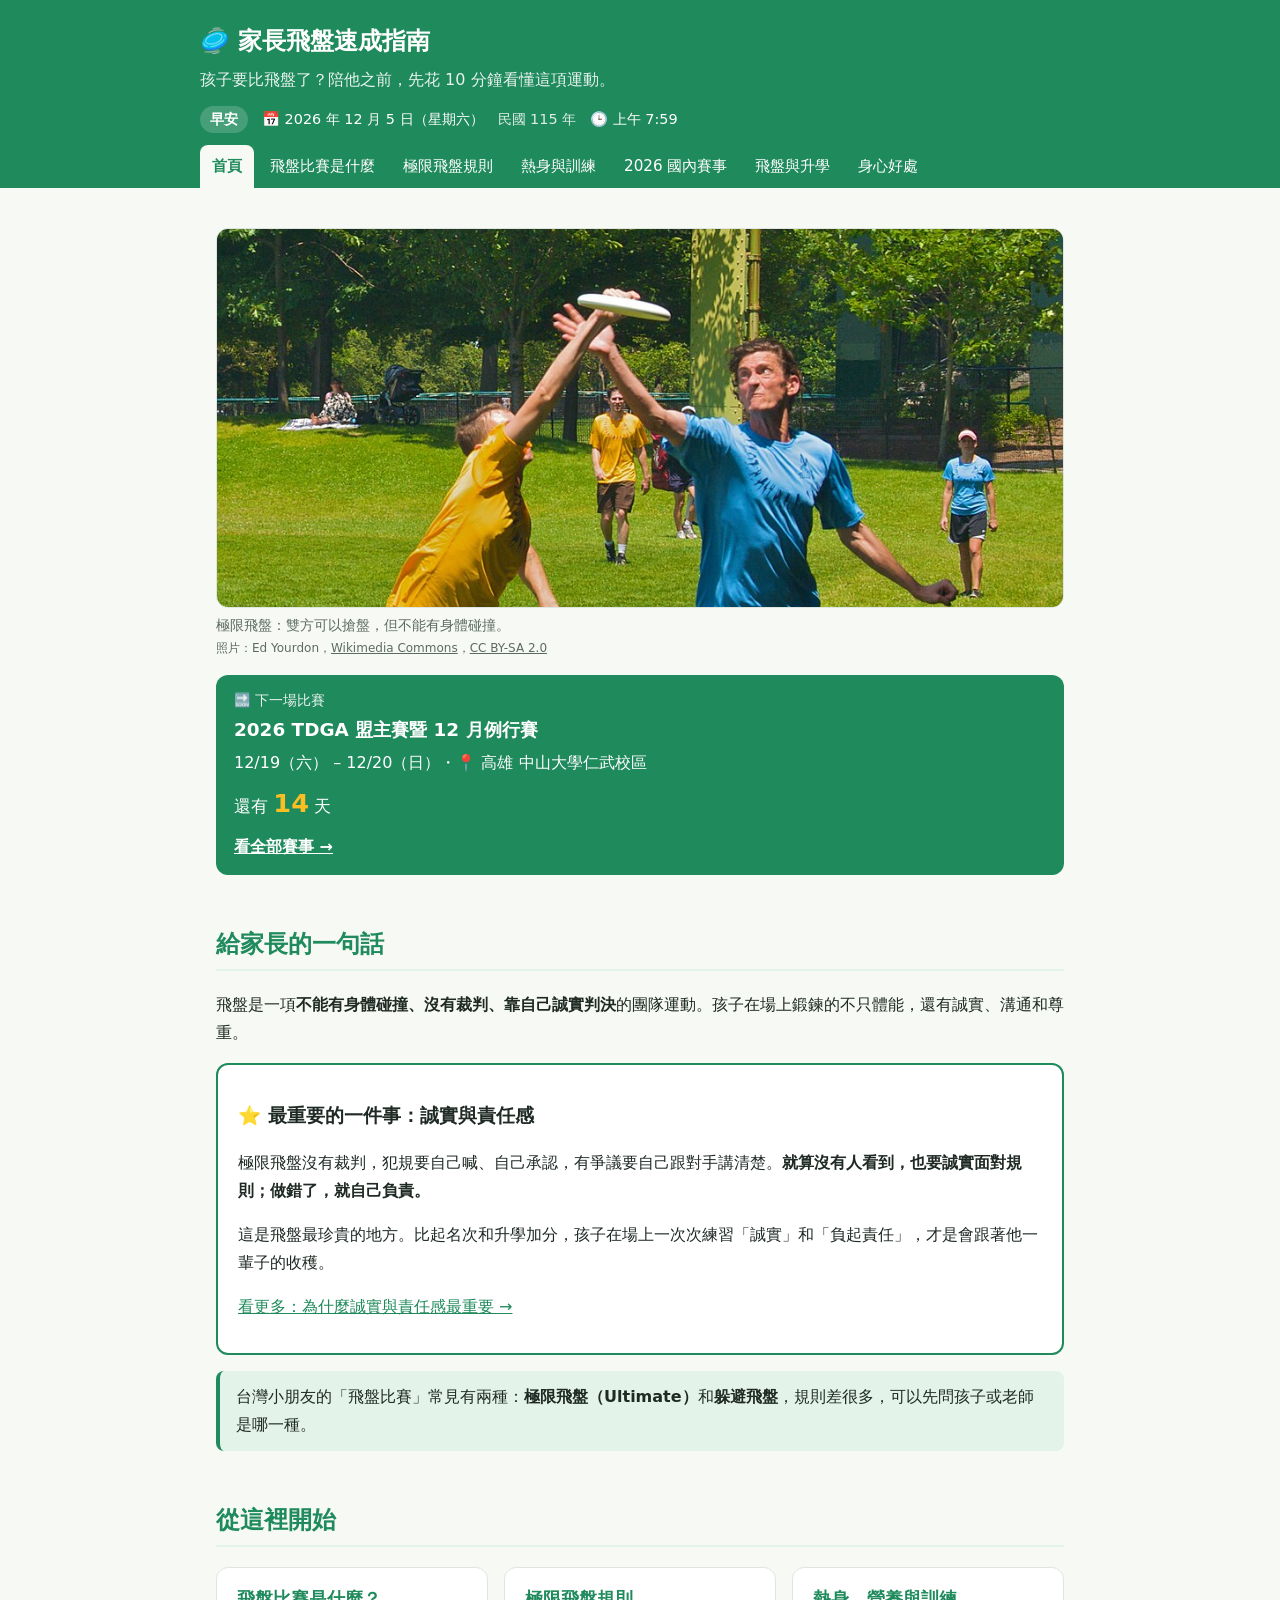
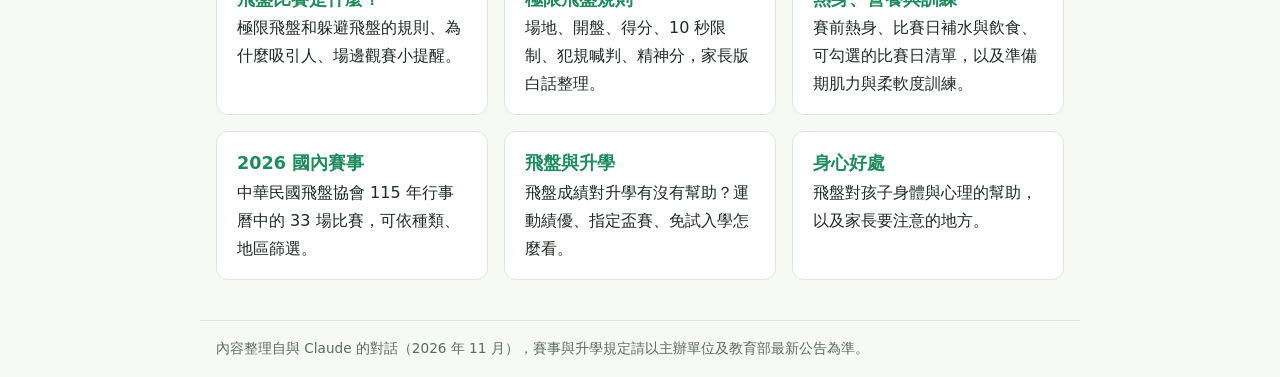
<file: index.html>
<!doctype html>
<html lang="zh-Hant-TW">
<head>
<meta charset="utf-8">
<meta name="viewport" content="width=device-width, initial-scale=1">
<title>家長飛盤速成指南</title>
<link rel="stylesheet" href="style.css?v=20261123">
<link rel="icon" href="favicon.svg" type="image/svg+xml">
<link rel="icon" href="favicon-32.png" type="image/png" sizes="32x32">
<link rel="apple-touch-icon" href="apple-touch-icon.png">
<meta name="theme-color" content="#1f8a5b">
<meta name="description" content="孩子要比飛盤了？給家長的飛盤入門：規則、2026 國內賽事、升學、身心好處，最重要的是誠實與責任感。">
<meta property="og:type" content="website">
<meta property="og:site_name" content="家長飛盤速成指南">
<meta property="og:title" content="家長飛盤速成指南">
<meta property="og:description" content="孩子要比飛盤了？給家長的飛盤入門：規則、2026 國內賽事、升學、身心好處，最重要的是誠實與責任感。">
<meta property="og:url" content="https://kuanyuhou.github.io/frisbee-guide/">
<meta property="og:image" content="https://kuanyuhou.github.io/frisbee-guide/og-image.png">
<meta property="og:image:width" content="1200">
<meta property="og:image:height" content="630">
<meta property="og:image:alt" content="家長飛盤速成指南：規則、賽事、升學、身心好處，誠實與責任感最重要">
<meta property="og:locale" content="zh_TW">
<meta name="twitter:card" content="summary_large_image">
</head>
<body>
<header class="site"><div class="inner">
  <h1>🥏 家長飛盤速成指南</h1>
  <p>孩子要比飛盤了？陪他之前，先花 10 分鐘看懂這項運動。</p>
  <p class="today" id="today" aria-live="off"></p>
  <nav>
    <a href="index.html" class="active">首頁</a>
    <a href="what.html">飛盤比賽是什麼</a>
    <a href="rules.html">極限飛盤規則</a>
    <a href="training.html">熱身與訓練</a>
    <a href="events.html">2026 國內賽事</a>
    <a href="admission.html">飛盤與升學</a>
    <a href="benefits.html">身心好處</a>
  </nav>
</div></header>
<main>
  <figure class="hero">
    <img src="images/ultimate-game.jpg" alt="兩名極限飛盤球員在草地上同時跳起爭搶飛盤" width="960" height="997">
    <figcaption>極限飛盤：雙方可以搶盤，但不能有身體碰撞。
      <span class="credit">照片：Ed Yourdon，<a href="https://commons.wikimedia.org/wiki/File:Ultimate_frisbee,_Jul_2009_-_27.jpg">Wikimedia Commons</a>，<a href="https://creativecommons.org/licenses/by-sa/2.0/">CC BY-SA 2.0</a></span>
    </figcaption>
  </figure>

  <div id="home-next" class="next-banner" hidden></div>

  <h2>給家長的一句話</h2>
  <p>飛盤是一項<strong>不能有身體碰撞、沒有裁判、靠自己誠實判決</strong>的團隊運動。孩子在場上鍛鍊的不只體能，還有誠實、溝通和尊重。</p>

  <div class="card" style="border:2px solid var(--accent)">
    <h3>⭐ 最重要的一件事：誠實與責任感</h3>
    <p>極限飛盤沒有裁判，犯規要自己喊、自己承認，有爭議要自己跟對手講清楚。<strong>就算沒有人看到，也要誠實面對規則；做錯了，就自己負責。</strong></p>
    <p>這是飛盤最珍貴的地方。比起名次和升學加分，孩子在場上一次次練習「誠實」和「負起責任」，才是會跟著他一輩子的收穫。</p>
    <p><a href="benefits.html#honesty">看更多：為什麼誠實與責任感最重要 →</a></p>
  </div>

  <div class="note">台灣小朋友的「飛盤比賽」常見有兩種：<strong>極限飛盤（Ultimate）</strong>和<strong>躲避飛盤</strong>，規則差很多，可以先問孩子或老師是哪一種。</div>

  <h2>從這裡開始</h2>
  <div class="grid">
    <a class="card" href="what.html"><strong>飛盤比賽是什麼？</strong><br>極限飛盤和躲避飛盤的規則、為什麼吸引人、場邊觀賽小提醒。</a>
    <a class="card" href="rules.html"><strong>極限飛盤規則</strong><br>場地、開盤、得分、10 秒限制、犯規喊判、精神分，家長版白話整理。</a>
    <a class="card" href="training.html"><strong>熱身、營養與訓練</strong><br>賽前熱身、比賽日補水與飲食、可勾選的比賽日清單，以及準備期肌力與柔軟度訓練。</a>
    <a class="card" href="events.html"><strong>2026 國內賽事</strong><br>中華民國飛盤協會 115 年行事曆中的 33 場比賽，可依種類、地區篩選。</a>
    <a class="card" href="admission.html"><strong>飛盤與升學</strong><br>飛盤成績對升學有沒有幫助？運動績優、指定盃賽、免試入學怎麼看。</a>
    <a class="card" href="benefits.html"><strong>身心好處</strong><br>飛盤對孩子身體與心理的幫助，以及家長要注意的地方。</a>
  </div>
</main>
<footer>內容整理自與 Claude 的對話（2026 年 11 月），賽事與升學規定請以主辦單位及教育部最新公告為準。</footer>
<script src="events-data.js?v=20261123"></script>
<script src="site.js?v=20261123"></script>
</body>
</html>
</file>
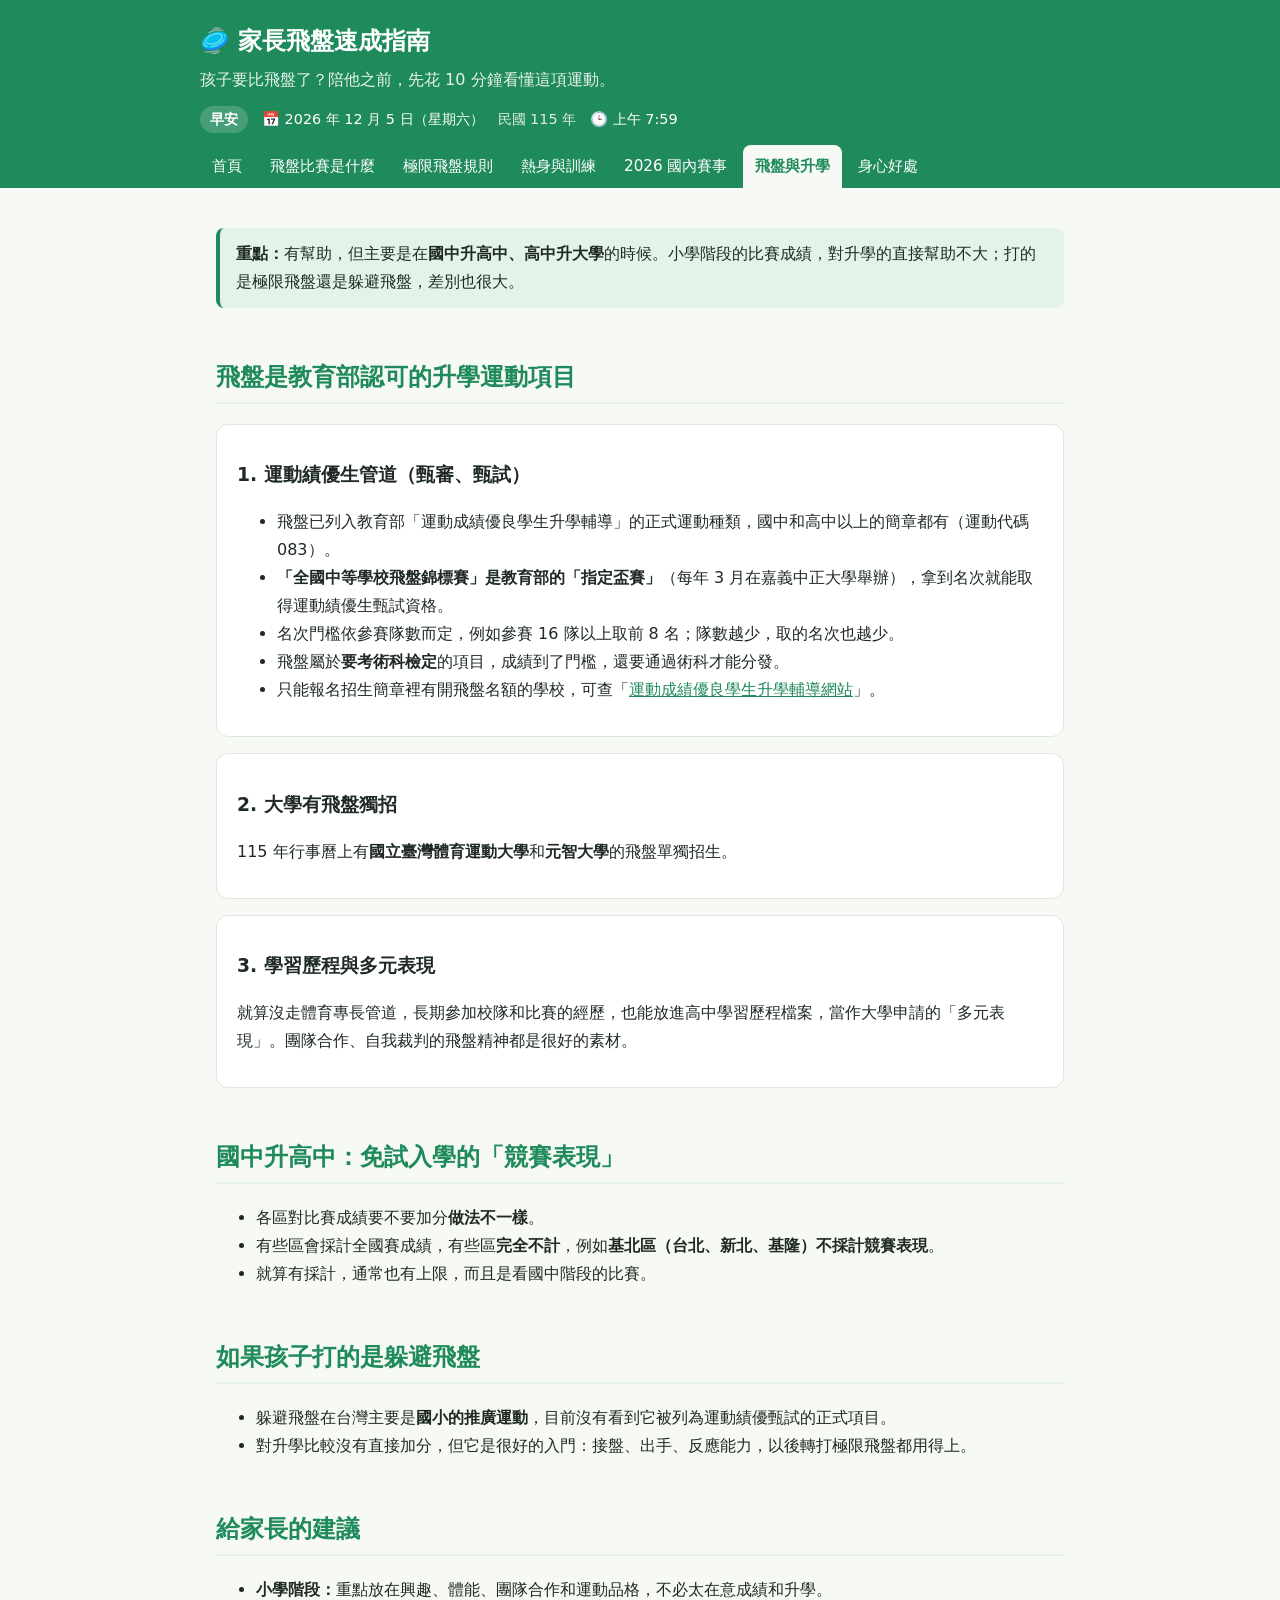
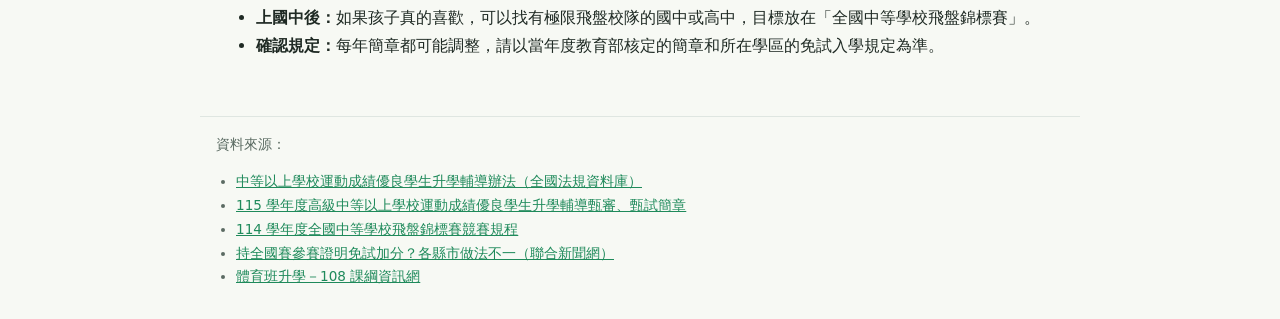
<file: admission.html>
<!doctype html>
<html lang="zh-Hant-TW">
<head>
<meta charset="utf-8">
<meta name="viewport" content="width=device-width, initial-scale=1">
<title>飛盤與升學｜家長飛盤速成指南</title>
<link rel="stylesheet" href="style.css?v=20261123">
<link rel="icon" href="favicon.svg" type="image/svg+xml">
<link rel="icon" href="favicon-32.png" type="image/png" sizes="32x32">
<link rel="apple-touch-icon" href="apple-touch-icon.png">
<meta name="theme-color" content="#1f8a5b">
<meta name="description" content="飛盤成績對升學有幫助嗎？運動績優、指定盃賽、大學獨招、免試入學一次看懂。">
<meta property="og:type" content="website">
<meta property="og:site_name" content="家長飛盤速成指南">
<meta property="og:title" content="飛盤與升學｜家長飛盤速成指南">
<meta property="og:description" content="飛盤成績對升學有幫助嗎？運動績優、指定盃賽、大學獨招、免試入學一次看懂。">
<meta property="og:url" content="https://kuanyuhou.github.io/frisbee-guide/admission.html">
<meta property="og:image" content="https://kuanyuhou.github.io/frisbee-guide/og-image.png">
<meta property="og:image:width" content="1200">
<meta property="og:image:height" content="630">
<meta property="og:image:alt" content="家長飛盤速成指南：規則、賽事、升學、身心好處，誠實與責任感最重要">
<meta property="og:locale" content="zh_TW">
<meta name="twitter:card" content="summary_large_image">
</head>
<body>
<header class="site"><div class="inner">
  <h1>🥏 家長飛盤速成指南</h1>
  <p>孩子要比飛盤了？陪他之前，先花 10 分鐘看懂這項運動。</p>
  <p class="today" id="today" aria-live="off"></p>
  <nav>
    <a href="index.html">首頁</a>
    <a href="what.html">飛盤比賽是什麼</a>
    <a href="rules.html">極限飛盤規則</a>
    <a href="training.html">熱身與訓練</a>
    <a href="events.html">2026 國內賽事</a>
    <a href="admission.html" class="active">飛盤與升學</a>
    <a href="benefits.html">身心好處</a>
  </nav>
</div></header>
<main>
  <div class="note"><strong>重點：</strong>有幫助，但主要是在<strong>國中升高中、高中升大學</strong>的時候。小學階段的比賽成績，對升學的直接幫助不大；打的是極限飛盤還是躲避飛盤，差別也很大。</div>

  <h2>飛盤是教育部認可的升學運動項目</h2>
  <div class="card">
    <h3>1. 運動績優生管道（甄審、甄試）</h3>
    <ul>
      <li>飛盤已列入教育部「運動成績優良學生升學輔導」的正式運動種類，國中和高中以上的簡章都有（運動代碼 083）。</li>
      <li><strong>「全國中等學校飛盤錦標賽」是教育部的「指定盃賽」</strong>（每年 3 月在嘉義中正大學舉辦），拿到名次就能取得運動績優生甄試資格。</li>
      <li>名次門檻依參賽隊數而定，例如參賽 16 隊以上取前 8 名；隊數越少，取的名次也越少。</li>
      <li>飛盤屬於<strong>要考術科檢定</strong>的項目，成績到了門檻，還要通過術科才能分發。</li>
      <li>只能報名招生簡章裡有開飛盤名額的學校，可查「<a href="https://lulu.ntus.edu.tw/">運動成績優良學生升學輔導網站</a>」。</li>
    </ul>
  </div>
  <div class="card">
    <h3>2. 大學有飛盤獨招</h3>
    <p>115 年行事曆上有<strong>國立臺灣體育運動大學</strong>和<strong>元智大學</strong>的飛盤單獨招生。</p>
  </div>
  <div class="card">
    <h3>3. 學習歷程與多元表現</h3>
    <p>就算沒走體育專長管道，長期參加校隊和比賽的經歷，也能放進高中學習歷程檔案，當作大學申請的「多元表現」。團隊合作、自我裁判的飛盤精神都是很好的素材。</p>
  </div>

  <h2>國中升高中：免試入學的「競賽表現」</h2>
  <ul>
    <li>各區對比賽成績要不要加分<strong>做法不一樣</strong>。</li>
    <li>有些區會採計全國賽成績，有些區<strong>完全不計</strong>，例如<strong>基北區（台北、新北、基隆）不採計競賽表現</strong>。</li>
    <li>就算有採計，通常也有上限，而且是看國中階段的比賽。</li>
  </ul>

  <h2>如果孩子打的是躲避飛盤</h2>
  <ul>
    <li>躲避飛盤在台灣主要是<strong>國小的推廣運動</strong>，目前沒有看到它被列為運動績優甄試的正式項目。</li>
    <li>對升學比較沒有直接加分，但它是很好的入門：接盤、出手、反應能力，以後轉打極限飛盤都用得上。</li>
  </ul>

  <h2>給家長的建議</h2>
  <ul>
    <li><strong>小學階段：</strong>重點放在興趣、體能、團隊合作和運動品格，不必太在意成績和升學。</li>
    <li><strong>上國中後：</strong>如果孩子真的喜歡，可以找有極限飛盤校隊的國中或高中，目標放在「全國中等學校飛盤錦標賽」。</li>
    <li><strong>確認規定：</strong>每年簡章都可能調整，請以當年度教育部核定的簡章和所在學區的免試入學規定為準。</li>
  </ul>
</main>
<footer>
  資料來源：
  <ul>
    <li><a href="https://law.moj.gov.tw/LawClass/LawAll.aspx?pcode=H0120004">中等以上學校運動成績優良學生升學輔導辦法（全國法規資料庫）</a></li>
    <li><a href="https://lulu.ntus.edu.tw/storage/260/01KGH58ZEZASDQYGPY213EQ3HG.pdf">115 學年度高級中等以上學校運動成績優良學生升學輔導甄審、甄試簡章</a></li>
    <li><a href="https://www.zlsh.tp.edu.tw/wp-content/uploads/doc/t9107/114%20%E5%AD%B8%E5%B9%B4%E5%BA%A6%E5%85%A8%E5%9C%8B%E4%B8%AD%E7%AD%89%E5%AD%B8%E6%A0%A1%E9%A3%9B%E7%9B%A4%E9%8C%A6%E6%A8%99%E8%B3%BD.pdf">114 學年度全國中等學校飛盤錦標賽競賽規程</a></li>
    <li><a href="https://udn.com/news/story/6885/5314576">持全國賽參賽證明免試加分？各縣市做法不一（聯合新聞網）</a></li>
    <li><a href="https://12basic.edu.tw/edu-pe.php">體育班升學－108 課綱資訊網</a></li>
  </ul>
</footer>
<script src="site.js?v=20261123"></script>
</body>
</html>
</file>
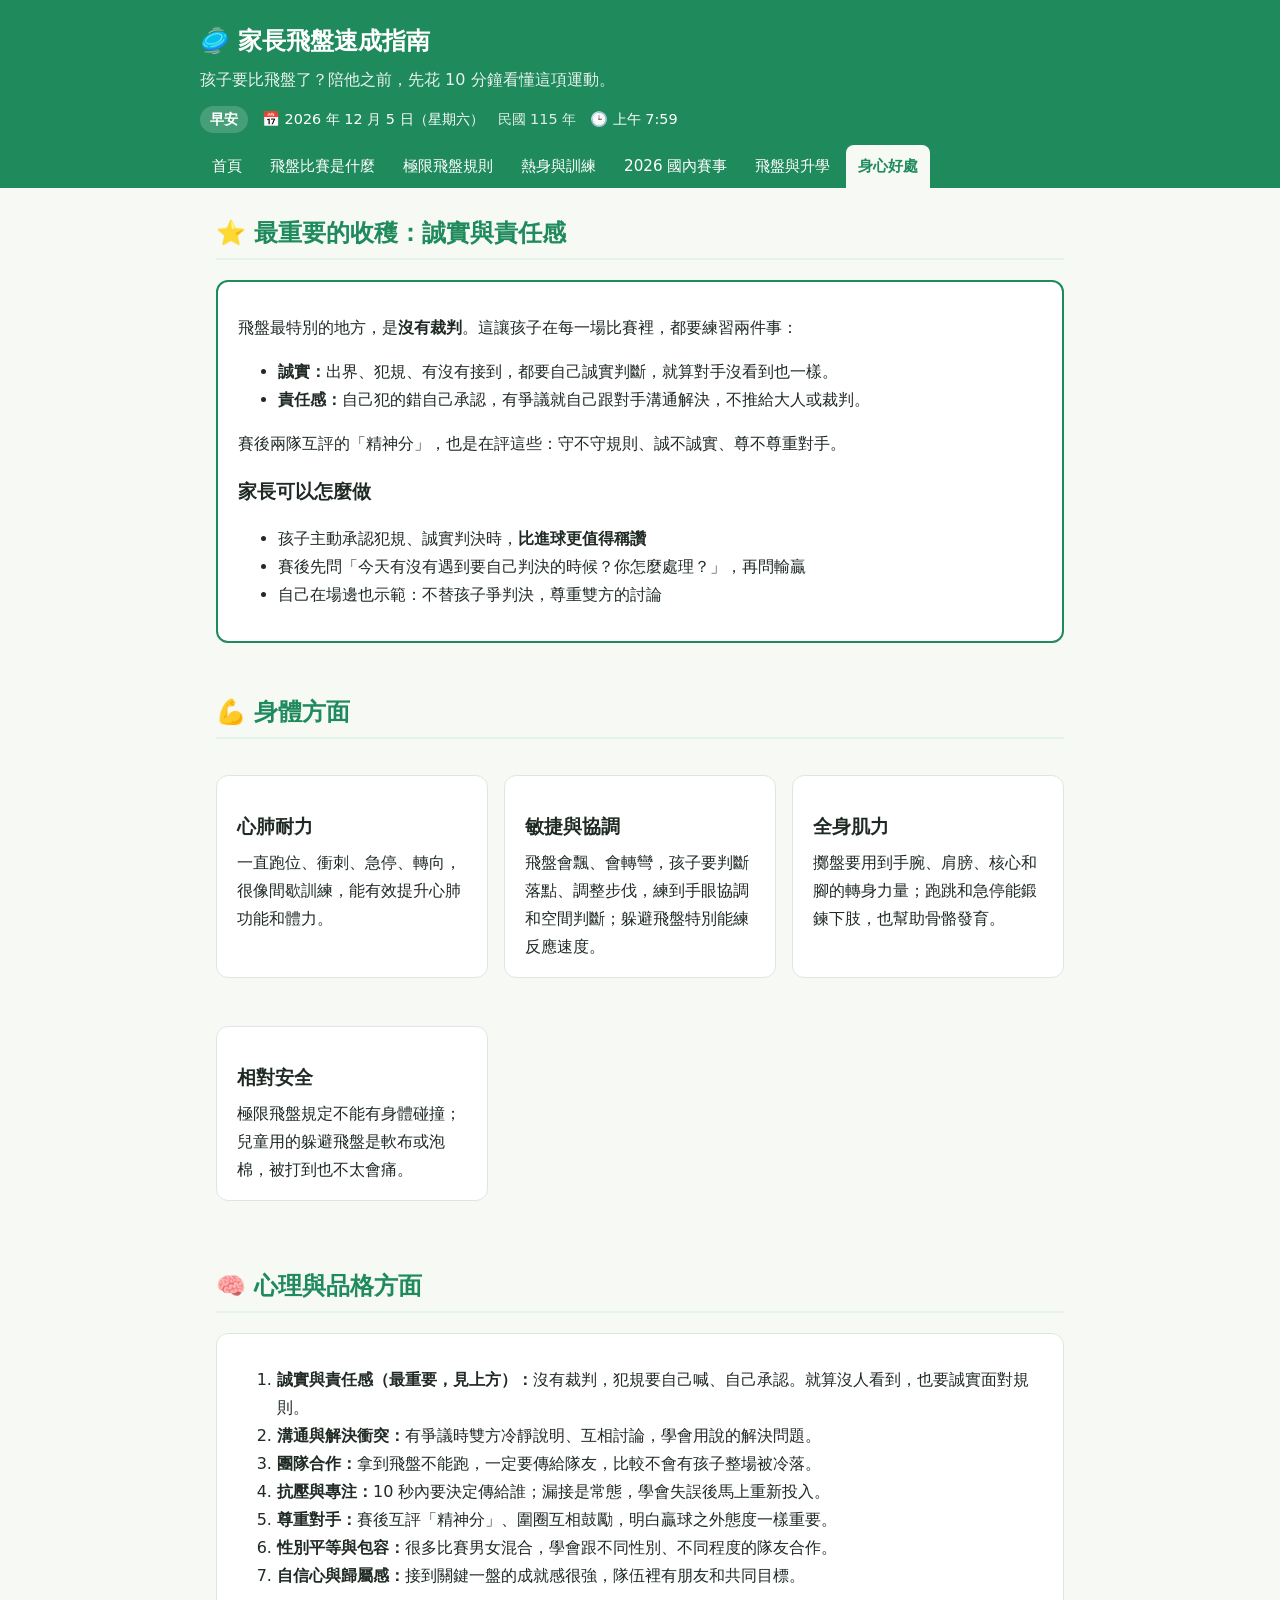
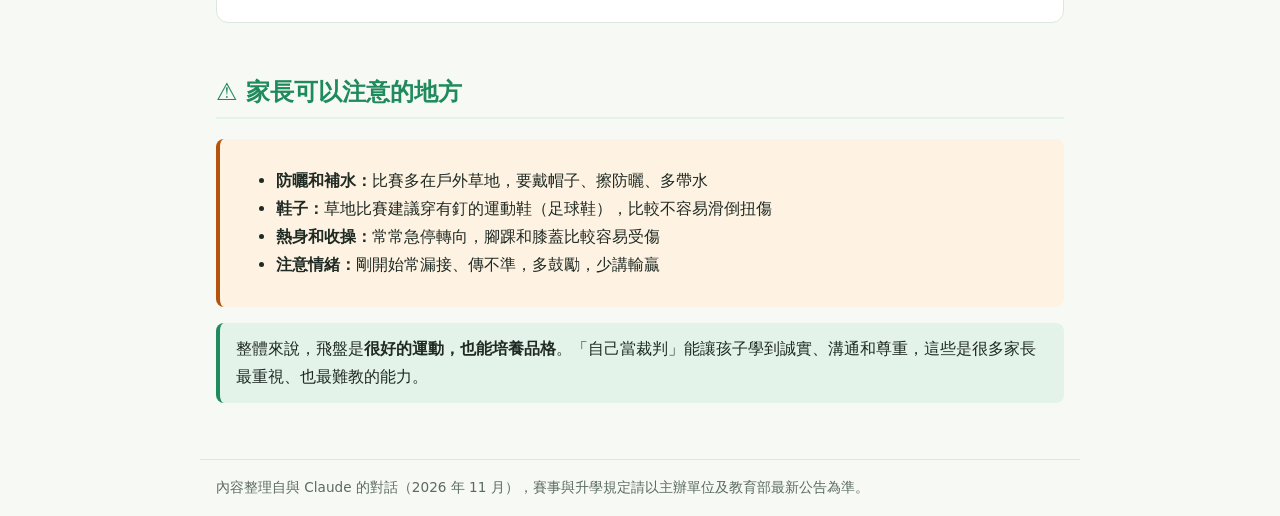
<file: benefits.html>
<!doctype html>
<html lang="zh-Hant-TW">
<head>
<meta charset="utf-8">
<meta name="viewport" content="width=device-width, initial-scale=1">
<title>飛盤的身心好處｜家長飛盤速成指南</title>
<link rel="stylesheet" href="style.css?v=20261123">
<link rel="icon" href="favicon.svg" type="image/svg+xml">
<link rel="icon" href="favicon-32.png" type="image/png" sizes="32x32">
<link rel="apple-touch-icon" href="apple-touch-icon.png">
<meta name="theme-color" content="#1f8a5b">
<meta name="description" content="飛盤對孩子身體與心理的幫助，以及最重要的收穫：誠實與責任感。">
<meta property="og:type" content="website">
<meta property="og:site_name" content="家長飛盤速成指南">
<meta property="og:title" content="飛盤的身心好處｜家長飛盤速成指南">
<meta property="og:description" content="飛盤對孩子身體與心理的幫助，以及最重要的收穫：誠實與責任感。">
<meta property="og:url" content="https://kuanyuhou.github.io/frisbee-guide/benefits.html">
<meta property="og:image" content="https://kuanyuhou.github.io/frisbee-guide/og-image.png">
<meta property="og:image:width" content="1200">
<meta property="og:image:height" content="630">
<meta property="og:image:alt" content="家長飛盤速成指南：規則、賽事、升學、身心好處，誠實與責任感最重要">
<meta property="og:locale" content="zh_TW">
<meta name="twitter:card" content="summary_large_image">
</head>
<body>
<header class="site"><div class="inner">
  <h1>🥏 家長飛盤速成指南</h1>
  <p>孩子要比飛盤了？陪他之前，先花 10 分鐘看懂這項運動。</p>
  <p class="today" id="today" aria-live="off"></p>
  <nav>
    <a href="index.html">首頁</a>
    <a href="what.html">飛盤比賽是什麼</a>
    <a href="rules.html">極限飛盤規則</a>
    <a href="training.html">熱身與訓練</a>
    <a href="events.html">2026 國內賽事</a>
    <a href="admission.html">飛盤與升學</a>
    <a href="benefits.html" class="active">身心好處</a>
  </nav>
</div></header>
<main>
  <h2 id="honesty">⭐ 最重要的收穫：誠實與責任感</h2>
  <div class="card" style="border:2px solid var(--accent)">
    <p>飛盤最特別的地方，是<strong>沒有裁判</strong>。這讓孩子在每一場比賽裡，都要練習兩件事：</p>
    <ul>
      <li><strong>誠實：</strong>出界、犯規、有沒有接到，都要自己誠實判斷，就算對手沒看到也一樣。</li>
      <li><strong>責任感：</strong>自己犯的錯自己承認，有爭議就自己跟對手溝通解決，不推給大人或裁判。</li>
    </ul>
    <p>賽後兩隊互評的「精神分」，也是在評這些：守不守規則、誠不誠實、尊不尊重對手。</p>
    <h3>家長可以怎麼做</h3>
    <ul>
      <li>孩子主動承認犯規、誠實判決時，<strong>比進球更值得稱讚</strong></li>
      <li>賽後先問「今天有沒有遇到要自己判決的時候？你怎麼處理？」，再問輸贏</li>
      <li>自己在場邊也示範：不替孩子爭判決，尊重雙方的討論</li>
    </ul>
  </div>

  <h2>💪 身體方面</h2>
  <div class="grid">
    <div class="card"><h3>心肺耐力</h3>一直跑位、衝刺、急停、轉向，很像間歇訓練，能有效提升心肺功能和體力。</div>
    <div class="card"><h3>敏捷與協調</h3>飛盤會飄、會轉彎，孩子要判斷落點、調整步伐，練到手眼協調和空間判斷；躲避飛盤特別能練反應速度。</div>
    <div class="card"><h3>全身肌力</h3>擲盤要用到手腕、肩膀、核心和腳的轉身力量；跑跳和急停能鍛鍊下肢，也幫助骨骼發育。</div>
    <div class="card"><h3>相對安全</h3>極限飛盤規定不能有身體碰撞；兒童用的躲避飛盤是軟布或泡棉，被打到也不太會痛。</div>
  </div>

  <h2>🧠 心理與品格方面</h2>
  <div class="card">
    <ol>
      <li><strong>誠實與責任感（最重要，見上方）：</strong>沒有裁判，犯規要自己喊、自己承認。就算沒人看到，也要誠實面對規則。</li>
      <li><strong>溝通與解決衝突：</strong>有爭議時雙方冷靜說明、互相討論，學會用說的解決問題。</li>
      <li><strong>團隊合作：</strong>拿到飛盤不能跑，一定要傳給隊友，比較不會有孩子整場被冷落。</li>
      <li><strong>抗壓與專注：</strong>10 秒內要決定傳給誰；漏接是常態，學會失誤後馬上重新投入。</li>
      <li><strong>尊重對手：</strong>賽後互評「精神分」、圍圈互相鼓勵，明白贏球之外態度一樣重要。</li>
      <li><strong>性別平等與包容：</strong>很多比賽男女混合，學會跟不同性別、不同程度的隊友合作。</li>
      <li><strong>自信心與歸屬感：</strong>接到關鍵一盤的成就感很強，隊伍裡有朋友和共同目標。</li>
    </ol>
  </div>

  <h2>⚠️ 家長可以注意的地方</h2>
  <div class="warn">
    <ul>
      <li><strong>防曬和補水：</strong>比賽多在戶外草地，要戴帽子、擦防曬、多帶水</li>
      <li><strong>鞋子：</strong>草地比賽建議穿有釘的運動鞋（足球鞋），比較不容易滑倒扭傷</li>
      <li><strong>熱身和收操：</strong>常常急停轉向，腳踝和膝蓋比較容易受傷</li>
      <li><strong>注意情緒：</strong>剛開始常漏接、傳不準，多鼓勵，少講輸贏</li>
    </ul>
  </div>

  <div class="note">整體來說，飛盤是<strong>很好的運動，也能培養品格</strong>。「自己當裁判」能讓孩子學到誠實、溝通和尊重，這些是很多家長最重視、也最難教的能力。</div>
</main>
<footer>內容整理自與 Claude 的對話（2026 年 11 月），賽事與升學規定請以主辦單位及教育部最新公告為準。</footer>
<script src="site.js?v=20261123"></script>
</body>
</html>
</file>
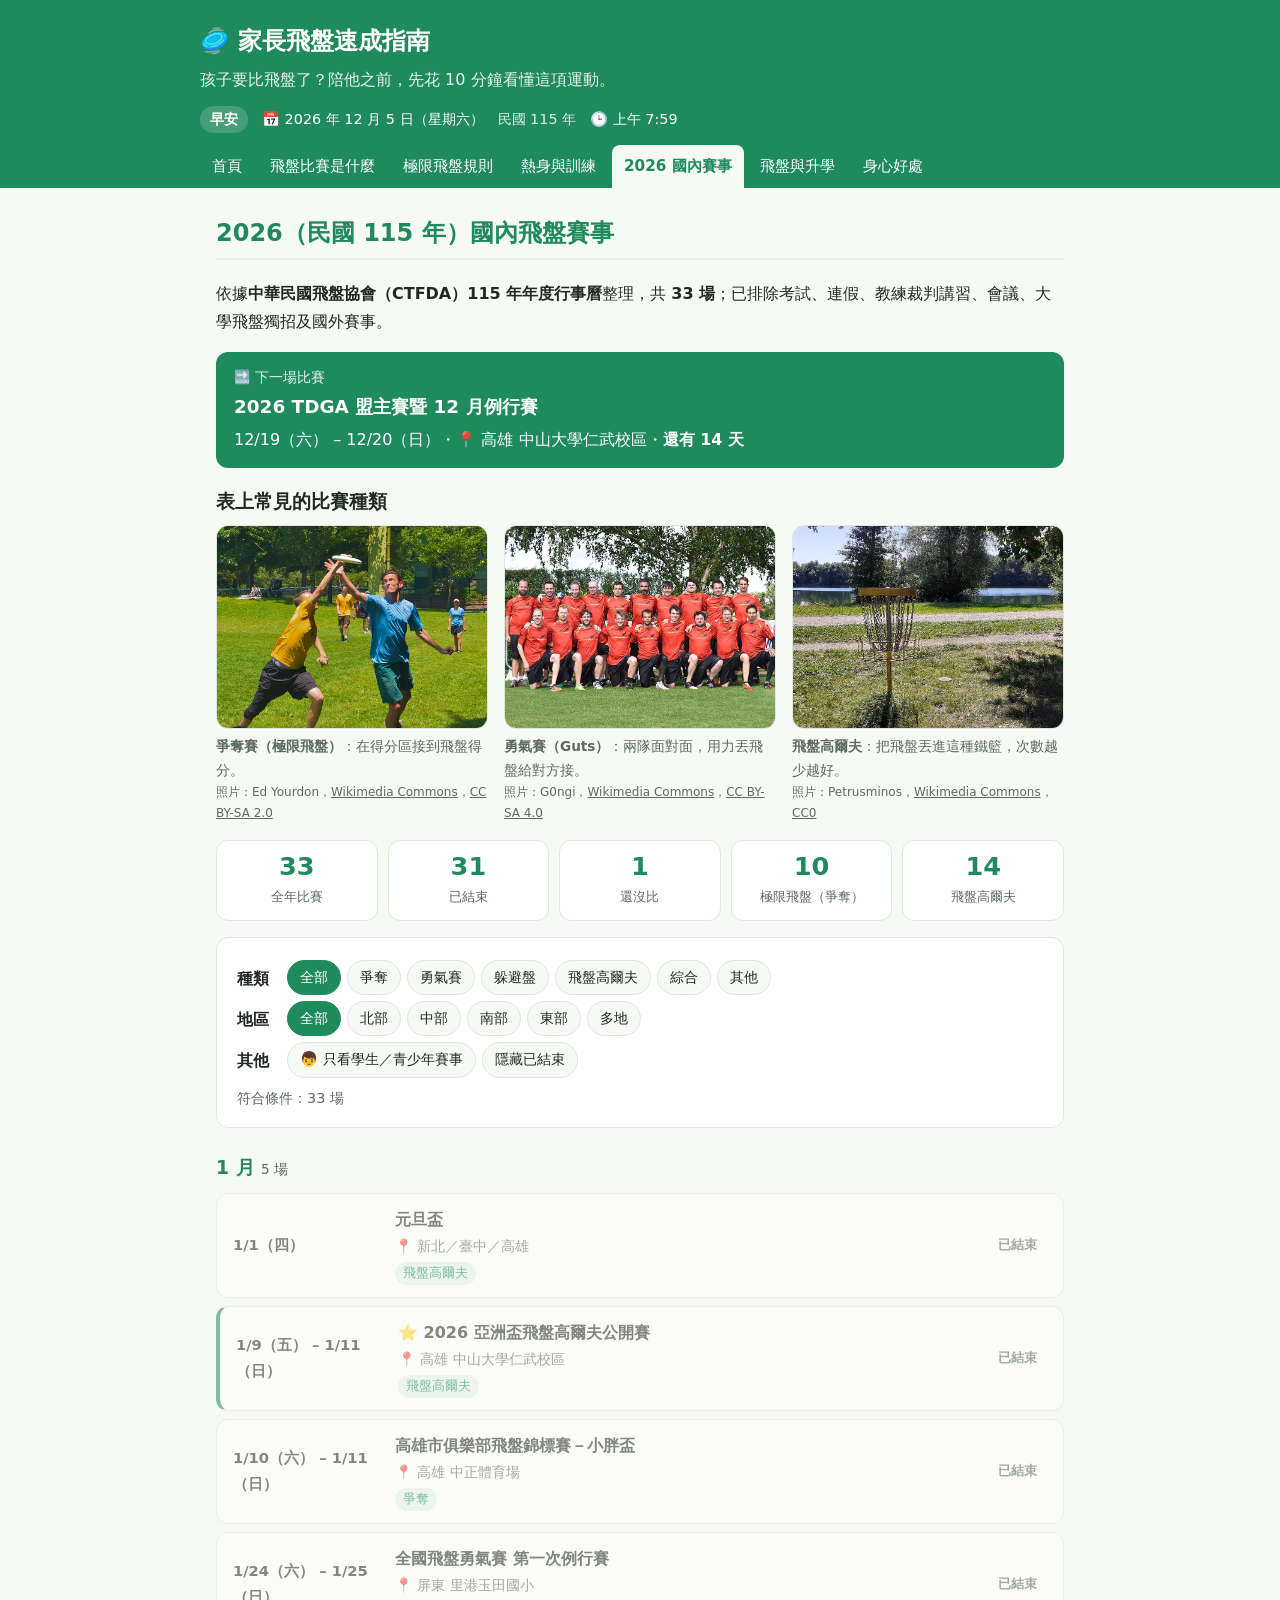
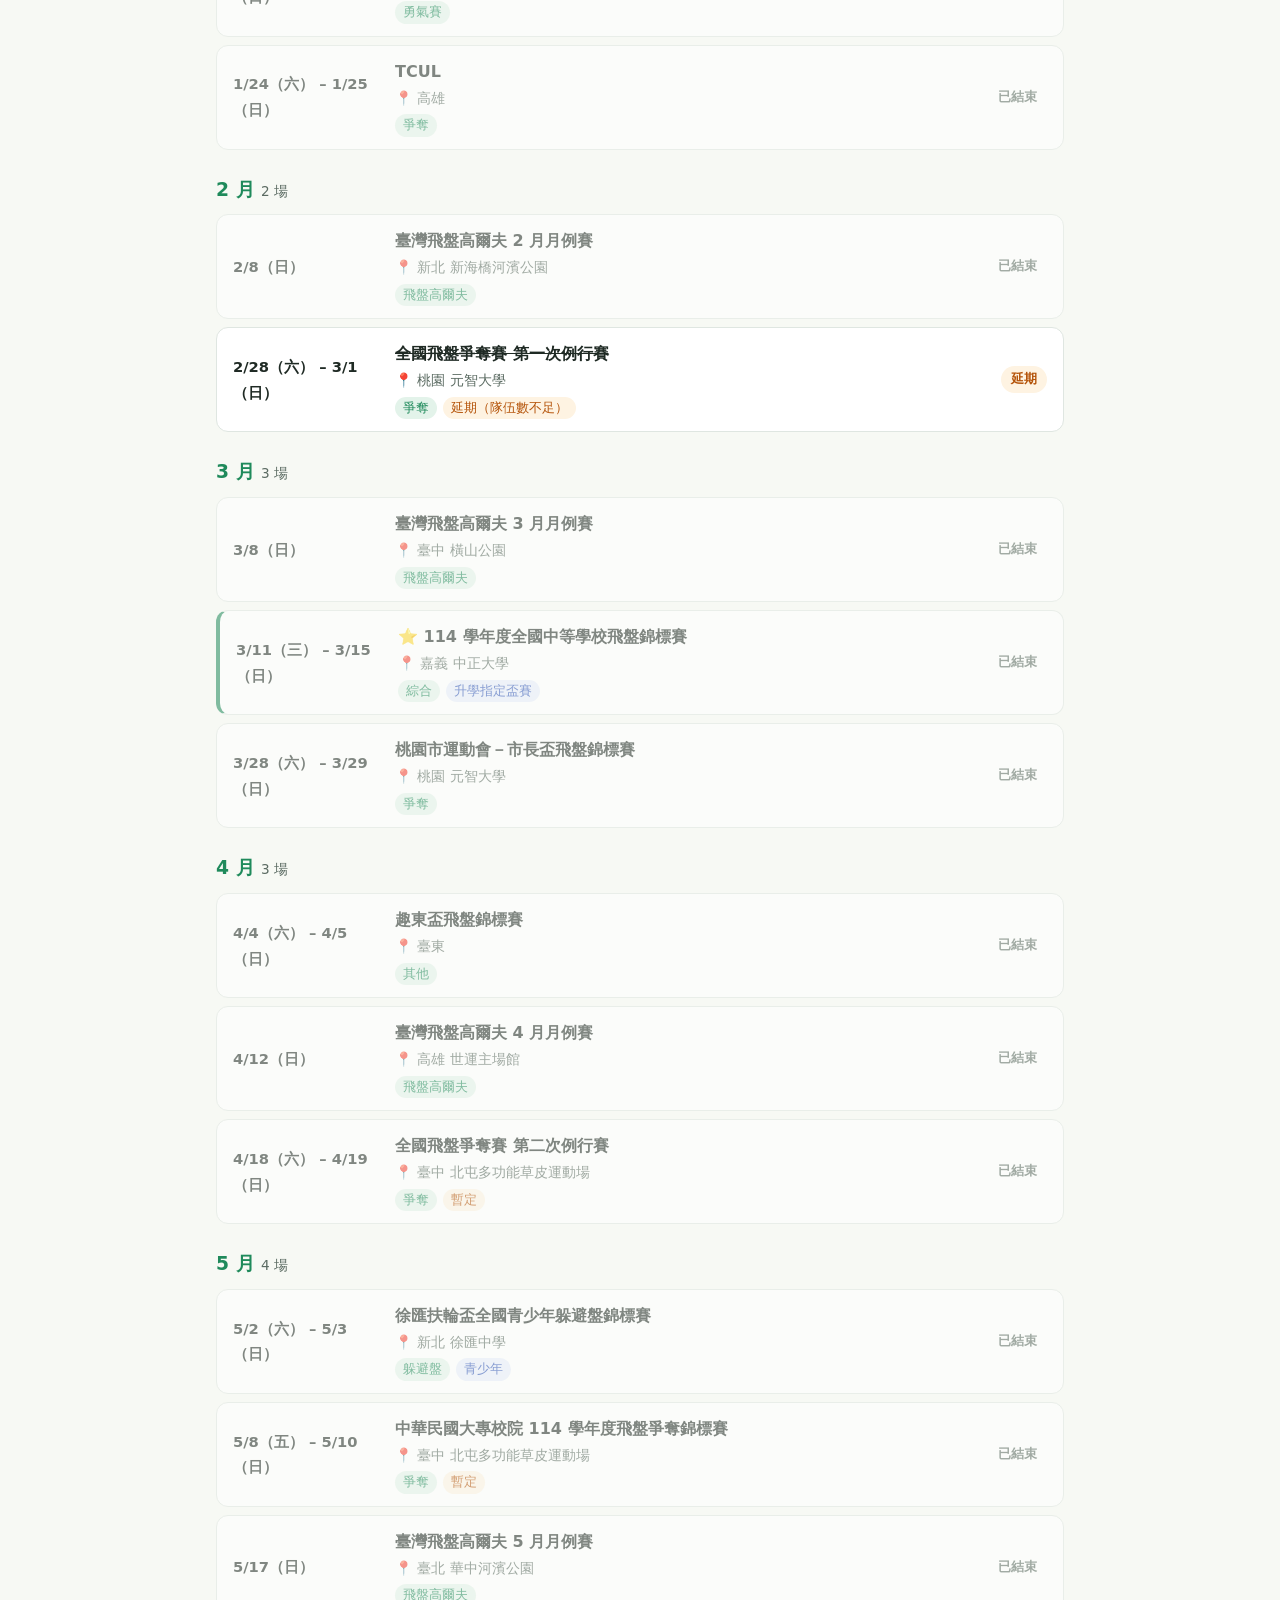
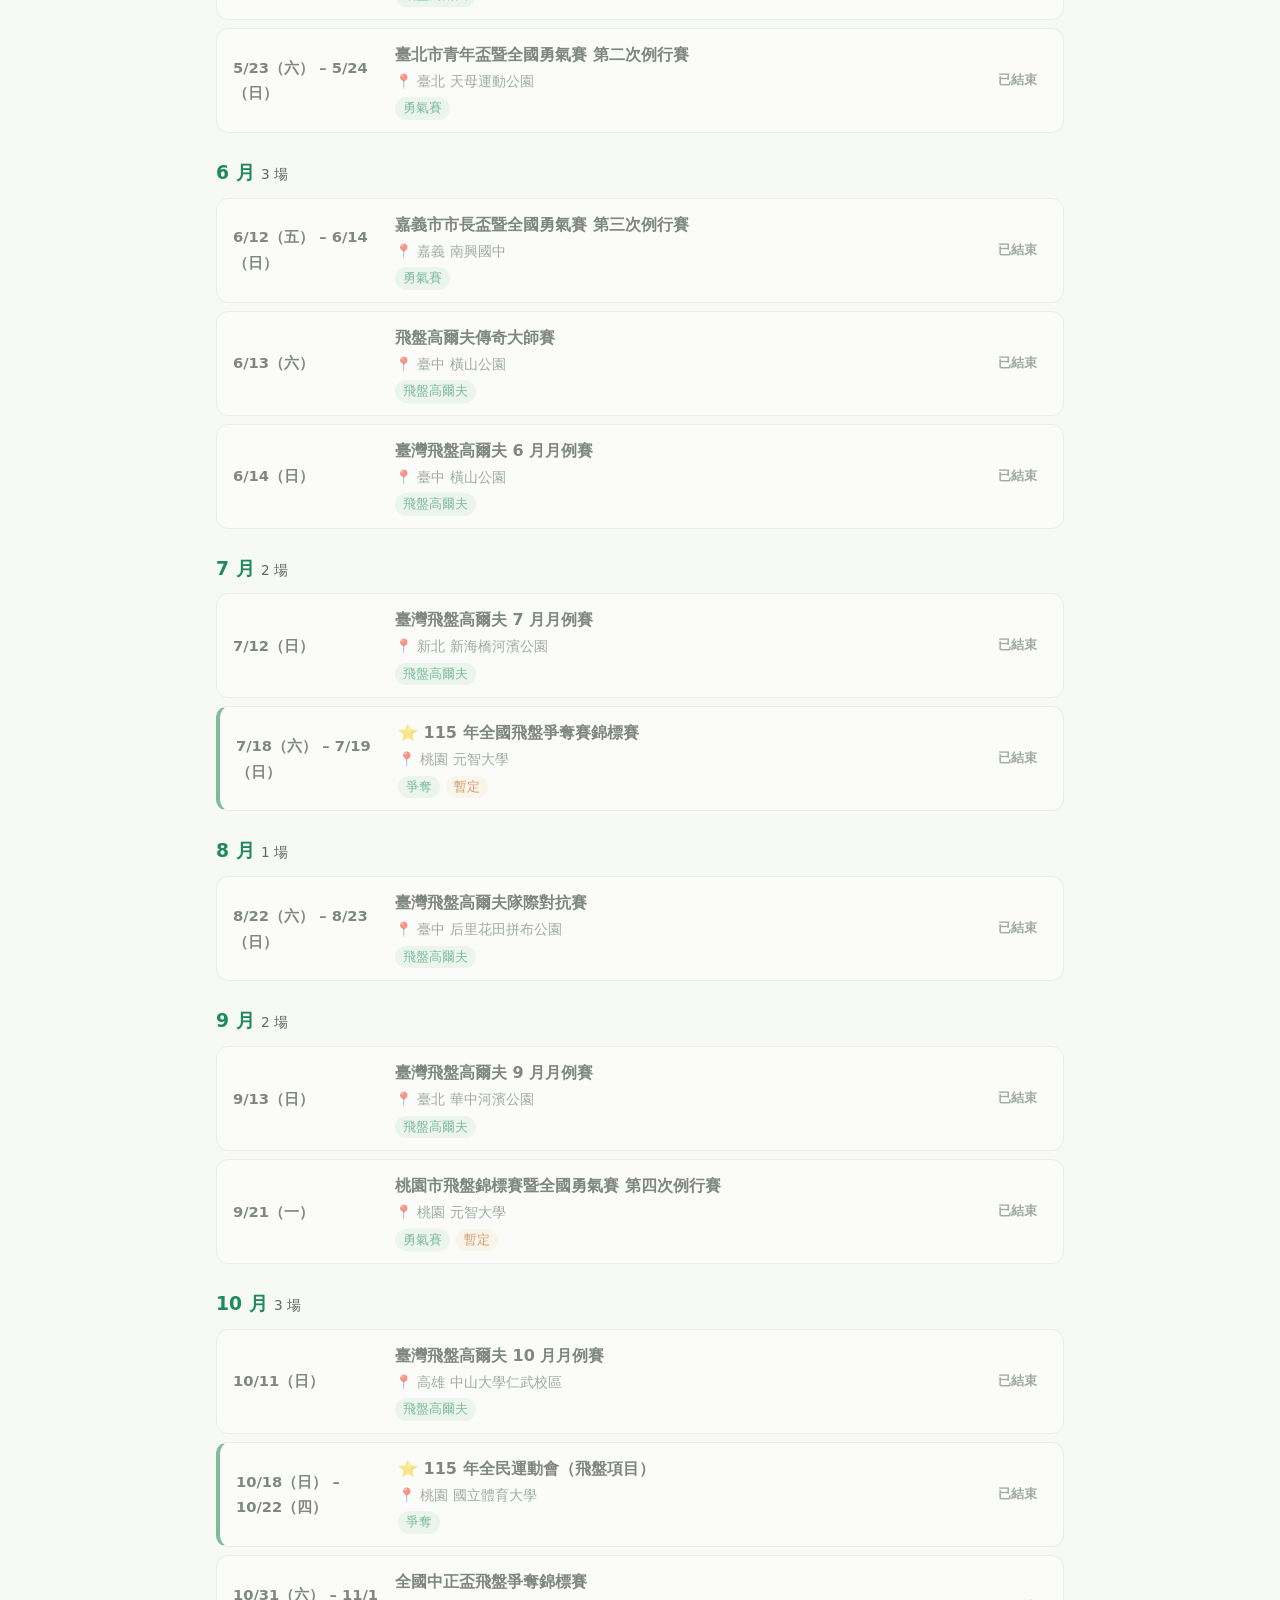
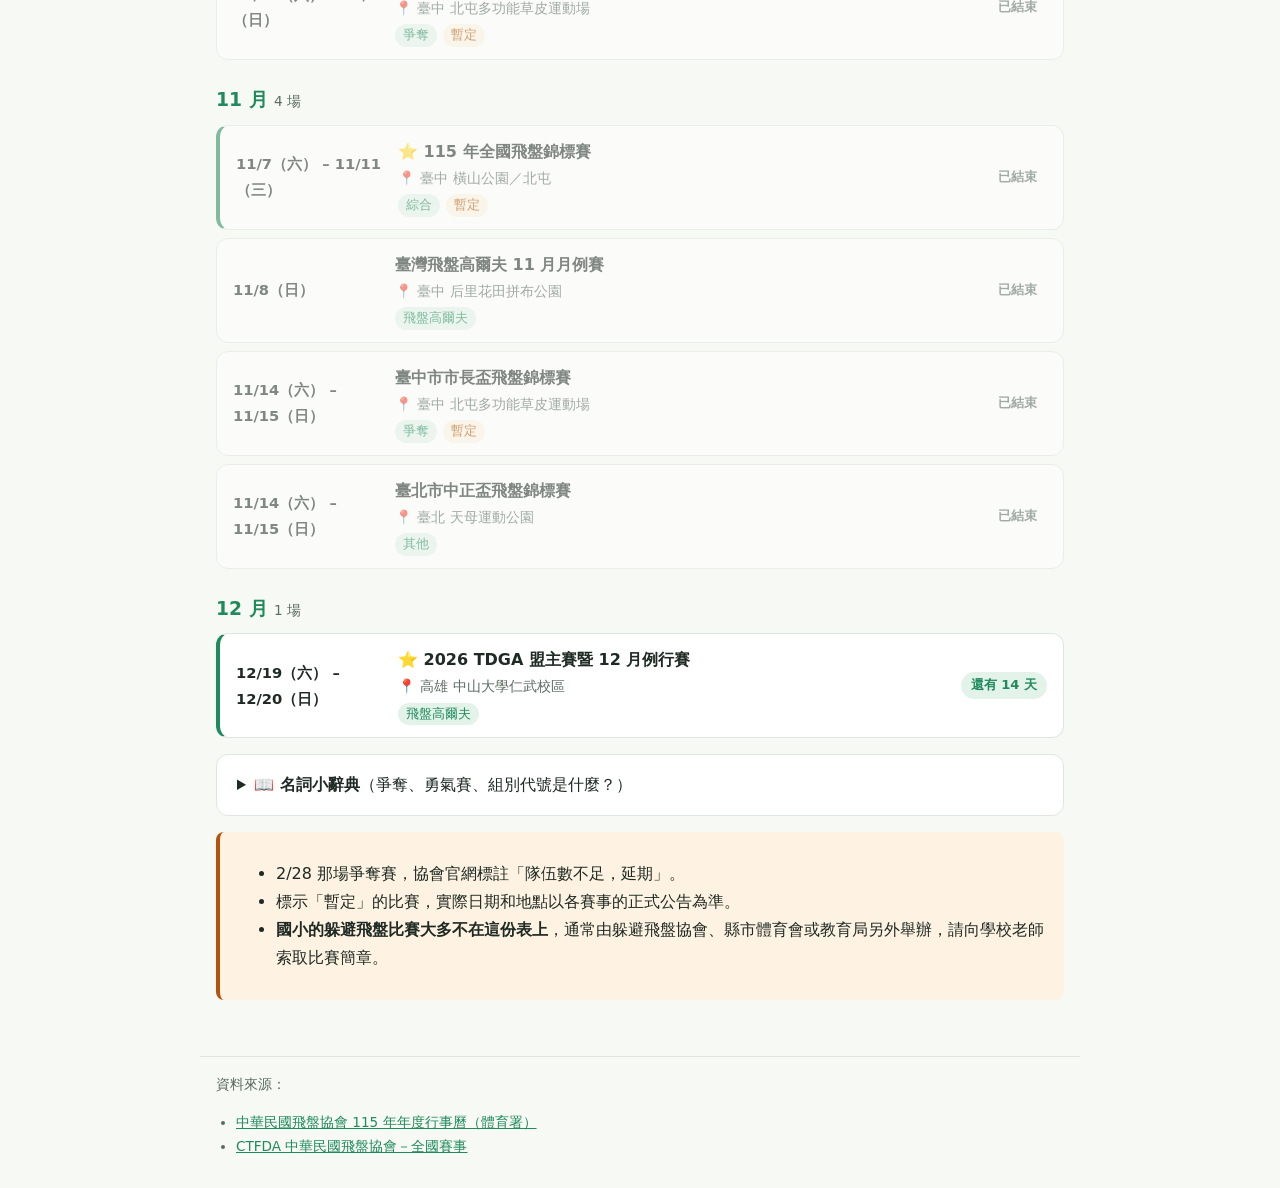
<file: events.html>
<!doctype html>
<html lang="zh-Hant-TW">
<head>
<meta charset="utf-8">
<meta name="viewport" content="width=device-width, initial-scale=1">
<title>2026 國內飛盤賽事｜家長飛盤速成指南</title>
<link rel="stylesheet" href="style.css?v=20261123">
<link rel="icon" href="favicon.svg" type="image/svg+xml">
<link rel="icon" href="favicon-32.png" type="image/png" sizes="32x32">
<link rel="apple-touch-icon" href="apple-touch-icon.png">
<meta name="theme-color" content="#1f8a5b">
<meta name="description" content="2026（民國 115 年）國內 33 場飛盤賽事，可依種類、地區篩選，自動標示還有幾天。">
<meta property="og:type" content="website">
<meta property="og:site_name" content="家長飛盤速成指南">
<meta property="og:title" content="2026 國內飛盤賽事｜家長飛盤速成指南">
<meta property="og:description" content="2026（民國 115 年）國內 33 場飛盤賽事，可依種類、地區篩選，自動標示還有幾天。">
<meta property="og:url" content="https://kuanyuhou.github.io/frisbee-guide/events.html">
<meta property="og:image" content="https://kuanyuhou.github.io/frisbee-guide/og-image.png">
<meta property="og:image:width" content="1200">
<meta property="og:image:height" content="630">
<meta property="og:image:alt" content="家長飛盤速成指南：規則、賽事、升學、身心好處，誠實與責任感最重要">
<meta property="og:locale" content="zh_TW">
<meta name="twitter:card" content="summary_large_image">
</head>
<body>
<header class="site"><div class="inner">
  <h1>🥏 家長飛盤速成指南</h1>
  <p>孩子要比飛盤了？陪他之前，先花 10 分鐘看懂這項運動。</p>
  <p class="today" id="today" aria-live="off"></p>
  <nav>
    <a href="index.html">首頁</a>
    <a href="what.html">飛盤比賽是什麼</a>
    <a href="rules.html">極限飛盤規則</a>
    <a href="training.html">熱身與訓練</a>
    <a href="events.html" class="active">2026 國內賽事</a>
    <a href="admission.html">飛盤與升學</a>
    <a href="benefits.html">身心好處</a>
  </nav>
</div></header>
<main>
  <h2>2026（民國 115 年）國內飛盤賽事</h2>
  <p>依據<strong>中華民國飛盤協會（CTFDA）115 年年度行事曆</strong>整理，共 <strong>33 場</strong>；已排除考試、連假、教練裁判講習、會議、大學飛盤獨招及國外賽事。</p>

  <div id="next" class="next-banner" hidden></div>

  <h3>表上常見的比賽種類</h3>
  <div class="fig-grid">
    <figure>
      <img src="images/ultimate-game.jpg" alt="兩名極限飛盤球員跳起爭搶飛盤" width="960" height="997" loading="lazy">
      <figcaption><strong>爭奪賽（極限飛盤）</strong>：在得分區接到飛盤得分。
        <span class="credit">照片：Ed Yourdon，<a href="https://commons.wikimedia.org/wiki/File:Ultimate_frisbee,_Jul_2009_-_27.jpg">Wikimedia Commons</a>，<a href="https://creativecommons.org/licenses/by-sa/2.0/">CC BY-SA 2.0</a></span>
      </figcaption>
    </figure>
    <figure>
      <img src="images/guts-team.jpg" alt="德國勇氣賽國家隊在 2016 年世界錦標賽的合照" width="960" height="640" loading="lazy">
      <figcaption><strong>勇氣賽（Guts）</strong>：兩隊面對面，用力丟飛盤給對方接。
        <span class="credit">照片：G0ngi，<a href="https://commons.wikimedia.org/wiki/File:Guts_Frisbee_German_Nationalteam_2016.jpg">Wikimedia Commons</a>，<a href="https://creativecommons.org/licenses/by-sa/4.0/">CC BY-SA 4.0</a></span>
      </figcaption>
    </figure>
    <figure>
      <img src="images/disc-golf.jpg" alt="湖邊草地上的飛盤高爾夫鐵籃" width="960" height="673" loading="lazy">
      <figcaption><strong>飛盤高爾夫</strong>：把飛盤丟進這種鐵籃，次數越少越好。
        <span class="credit">照片：Petrusminos，<a href="https://commons.wikimedia.org/wiki/File:Corbeille_de_disc_golf_sur_le_parcours_de_la_Saline_%C3%A0_Lure_(70).jpg">Wikimedia Commons</a>，<a href="https://creativecommons.org/publicdomain/zero/1.0/">CC0</a></span>
      </figcaption>
    </figure>
  </div>

  <div class="stats" id="stats"></div>

  <div class="filters card">
    <div class="filter-row">
      <span class="filter-label">種類</span>
      <div class="chips" id="typeChips"></div>
    </div>
    <div class="filter-row">
      <span class="filter-label">地區</span>
      <div class="chips" id="regionChips"></div>
    </div>
    <div class="filter-row">
      <span class="filter-label">其他</span>
      <div class="chips">
        <button class="chip" id="kidsOnly" aria-pressed="false">👦 只看學生／青少年賽事</button>
        <button class="chip" id="hidePast" aria-pressed="false">隱藏已結束</button>
      </div>
    </div>
    <p class="result-count" id="resultCount" aria-live="polite"></p>
  </div>

  <div id="list"></div>

  <details class="card glossary">
    <summary><strong>📖 名詞小辭典</strong>（爭奪、勇氣賽、組別代號是什麼？）</summary>
    <ul>
      <li><strong>爭奪賽</strong>＝極限飛盤（Ultimate），7 人一隊，在得分區接到飛盤得分</li>
      <li><strong>勇氣賽</strong>＝Guts，兩隊面對面，用力丟飛盤給對方接</li>
      <li><strong>躲避盤</strong>＝躲避飛盤，像躲避球，用軟飛盤</li>
      <li><strong>飛盤高爾夫</strong>：把飛盤丟進鐵籃，比誰用最少次數完成</li>
      <li><strong>綜合</strong>：同一場比賽包含多種項目（例如爭奪、個人技術賽）</li>
      <li>組別代號：M 男子、W 女子、O 公開、X／TX／CX 混合</li>
      <li><strong>指定盃賽</strong>：教育部認可的升學比賽，拿到名次可取得運動績優生甄試資格，詳見<a href="admission.html">飛盤與升學</a></li>
    </ul>
  </details>

  <div class="warn">
    <ul>
      <li>2/28 那場爭奪賽，協會官網標註「隊伍數不足，延期」。</li>
      <li>標示「暫定」的比賽，實際日期和地點以各賽事的正式公告為準。</li>
      <li><strong>國小的躲避飛盤比賽大多不在這份表上</strong>，通常由躲避飛盤協會、縣市體育會或教育局另外舉辦，請向學校老師索取比賽簡章。</li>
    </ul>
  </div>

  <noscript><div class="warn">這一頁需要開啟 JavaScript 才能顯示賽事清單。</div></noscript>
</main>
<footer>
  資料來源：
  <ul>
    <li><a href="https://ws.sports.gov.tw/FS01/FilePath/1/relfile/433/23425/6a5ac195-eb5f-4880-b881-422d92c63fd9.pdf">中華民國飛盤協會 115 年年度行事曆（體育署）</a></li>
    <li><a href="https://ctfda.com.tw/elementor-830/">CTFDA 中華民國飛盤協會－全國賽事</a></li>
  </ul>
</footer>

<script src="events-data.js?v=20261123"></script>
<script src="site.js?v=20261123"></script>
<script>
const EVENTS = window.EVENTS;
const TYPES = ["全部","爭奪","勇氣賽","躲避盤","飛盤高爾夫","綜合","其他"];
const REGIONS = ["全部","北部","中部","南部","東部","多地"];
const WD = "日一二三四五六";
const state = { type:"全部", region:"全部", kids:false, hidePast:false };

let today = window.SITE ? SITE.today() : (() => { const t = new Date(); t.setHours(0,0,0,0); return t; })();
const d = s => { const [y,m,dd] = s.split("-").map(Number); return new Date(y, m-1, dd); };
const fmt = (s,e) => {
  const a = d(s), b = d(e);
  const one = x => `${x.getMonth()+1}/${x.getDate()}（${WD[x.getDay()]}）`;
  return s === e ? one(a) : `${one(a)} – ${one(b)}`;
};
const status = ev => {
  if (ev.note && ev.note.startsWith("延期")) return {k:"postponed", label:"延期"};
  if (d(ev.e) < today) return {k:"past", label:"已結束"};
  if (d(ev.s) <= today) return {k:"live", label:"進行中"};
  const days = Math.round((d(ev.s) - today) / 86400000);
  return {k:"upcoming", label: days === 0 ? "今天" : `還有 ${days} 天`};
};

function chips(el, list, key) {
  el.innerHTML = "";
  list.forEach(v => {
    const b = document.createElement("button");
    b.className = "chip"; b.textContent = v;
    b.setAttribute("aria-pressed", state[key] === v);
    b.onclick = () => { state[key] = v; chips(el, list, key); render(); };
    el.appendChild(b);
  });
}
function toggle(id, key) {
  const b = document.getElementById(id);
  b.onclick = () => { state[key] = !state[key]; b.setAttribute("aria-pressed", state[key]); render(); };
}

function render() {
  const shown = EVENTS.filter(ev =>
    (state.type === "全部" || ev.t === state.type) &&
    (state.region === "全部" || ev.r === state.region) &&
    (!state.kids || ev.kids) &&
    (!state.hidePast || status(ev).k === "upcoming" || status(ev).k === "live"));

  document.getElementById("resultCount").textContent = `符合條件：${shown.length} 場`;
  const list = document.getElementById("list");
  list.innerHTML = "";
  if (!shown.length) { list.innerHTML = '<p class="empty">沒有符合條件的比賽，試試其他篩選條件。</p>'; return; }

  const byMonth = {};
  shown.forEach(ev => { const m = d(ev.s).getMonth()+1; (byMonth[m] ||= []).push(ev); });
  Object.keys(byMonth).sort((a,b)=>a-b).forEach(m => {
    const sec = document.createElement("section");
    sec.innerHTML = `<h3 class="month">${m} 月 <span class="muted">${byMonth[m].length} 場</span></h3>`;
    byMonth[m].forEach(ev => {
      const st = status(ev);
      const div = document.createElement("article");
      div.className = `event ${st.k}${ev.big ? " big" : ""}`;
      div.innerHTML = `
        <div class="ev-date">${fmt(ev.s, ev.e)}</div>
        <div class="ev-main">
          <div class="ev-name">${ev.big ? "⭐ " : ""}${ev.n}</div>
          <div class="ev-meta">📍 ${ev.p}</div>
          <div class="ev-tags">
            <span class="tag type-${ev.t}">${ev.t}</span>
            ${ev.badge ? `<span class="tag kid">${ev.badge}</span>` : ""}
            ${ev.note ? `<span class="tag warn-tag">${ev.note}</span>` : ""}
          </div>
        </div>
        <div class="ev-status s-${st.k}">${st.label}</div>`;
      sec.appendChild(div);
    });
    list.appendChild(sec);
  });
}

function summary() {
  const done = EVENTS.filter(e => status(e).k === "past").length;
  const left = EVENTS.filter(e => ["upcoming","live"].includes(status(e).k)).length;
  const count = t => EVENTS.filter(e => e.t === t).length;
  document.getElementById("stats").innerHTML = `
    <div class="stat"><b>${EVENTS.length}</b><span>全年比賽</span></div>
    <div class="stat"><b>${done}</b><span>已結束</span></div>
    <div class="stat"><b>${left}</b><span>還沒比</span></div>
    <div class="stat"><b>${count("爭奪")}</b><span>極限飛盤（爭奪）</span></div>
    <div class="stat"><b>${count("飛盤高爾夫")}</b><span>飛盤高爾夫</span></div>`;
  const next = EVENTS.filter(e => ["upcoming","live"].includes(status(e).k))
                     .sort((a,b) => d(a.s) - d(b.s))[0];
  const box = document.getElementById("next");
  if (next) {
    const st = status(next);
    box.innerHTML = `<span class="next-label">🔜 下一場比賽</span>
      <strong>${next.n}</strong>
      <span>${fmt(next.s, next.e)}・📍 ${next.p}・<b>${st.label}</b></span>`;
  } else {
    box.innerHTML = `<span class="next-label">🎉 2026 年的比賽都已結束</span><span>明年的行事曆公布後會再更新。</span>`;
  }
  box.hidden = false;
}

chips(document.getElementById("typeChips"), TYPES, "type");
chips(document.getElementById("regionChips"), REGIONS, "region");
toggle("kidsOnly", "kids");
toggle("hidePast", "hidePast");
summary();
render();
// 跨過午夜時，重新計算「已結束／還有幾天」
document.addEventListener("site:daychange", ev => { today = ev.detail.date; summary(); render(); });
</script>
</body>
</html>
</file>
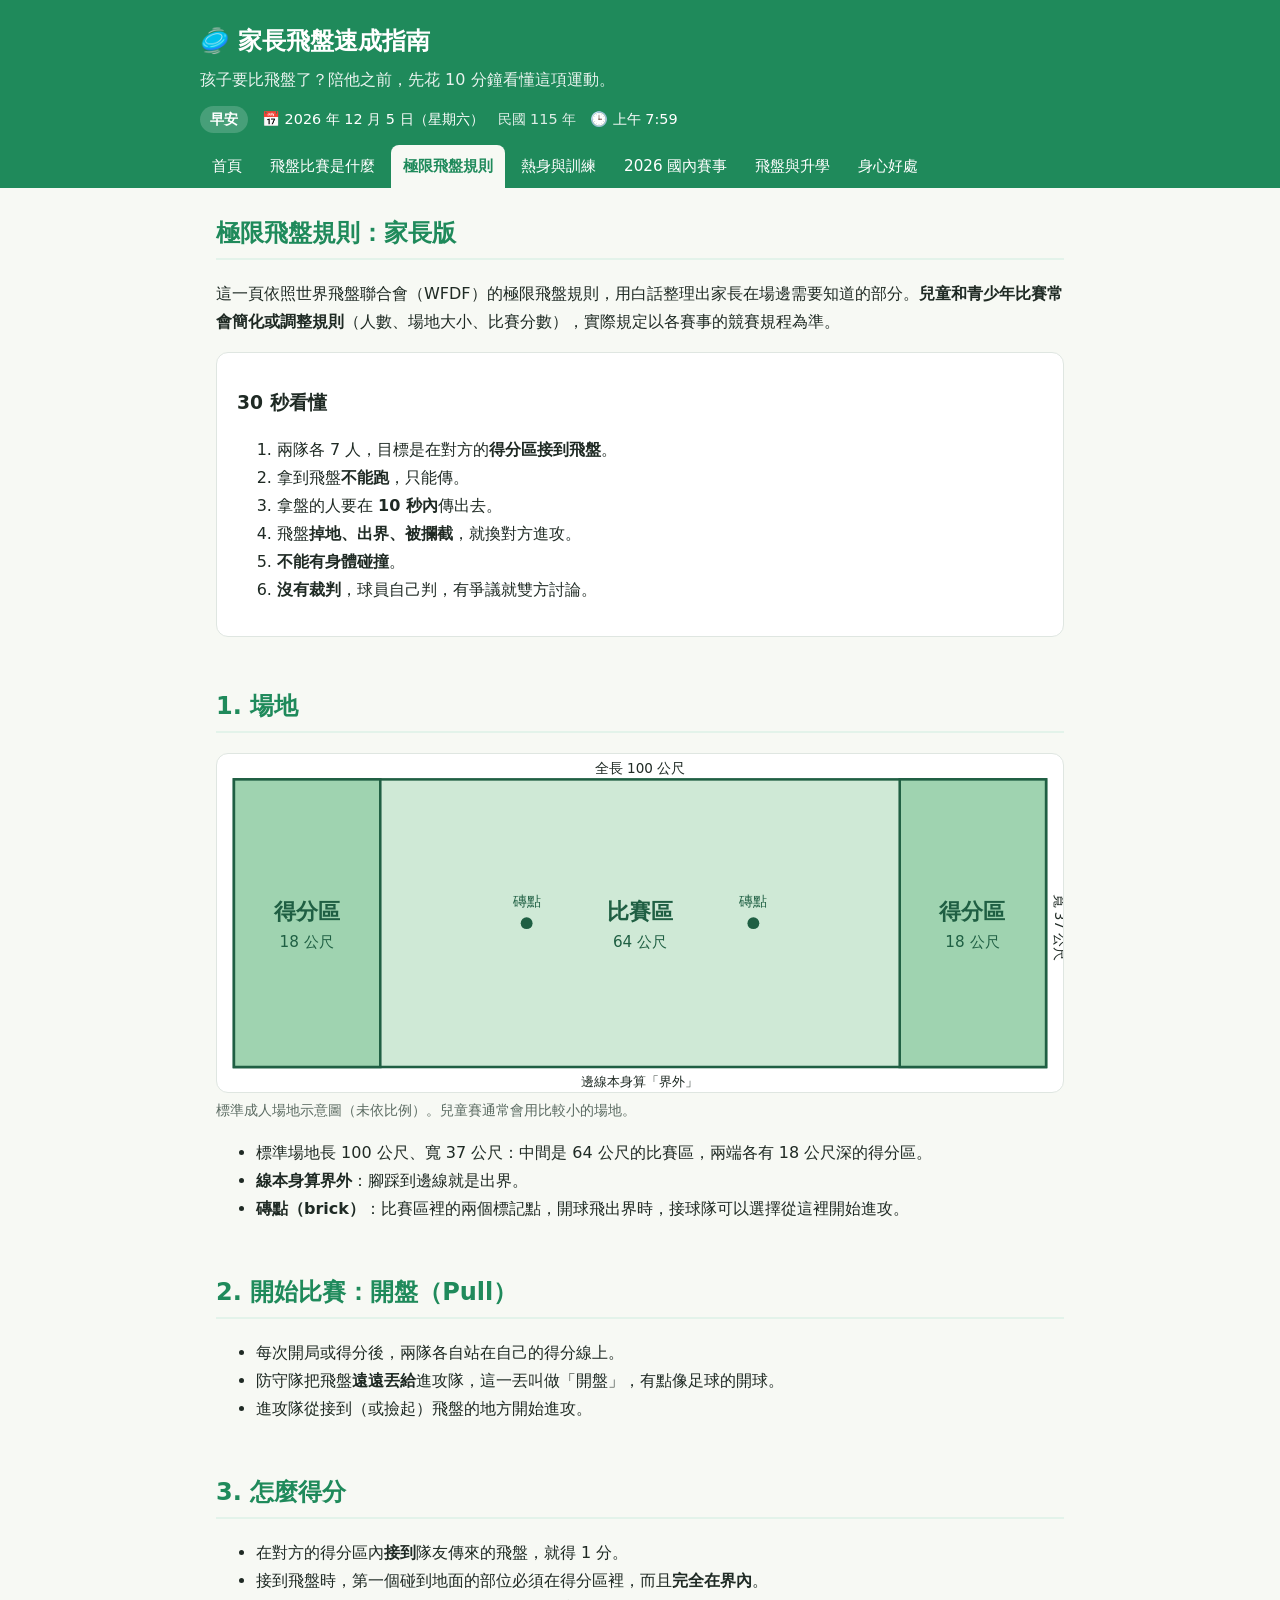
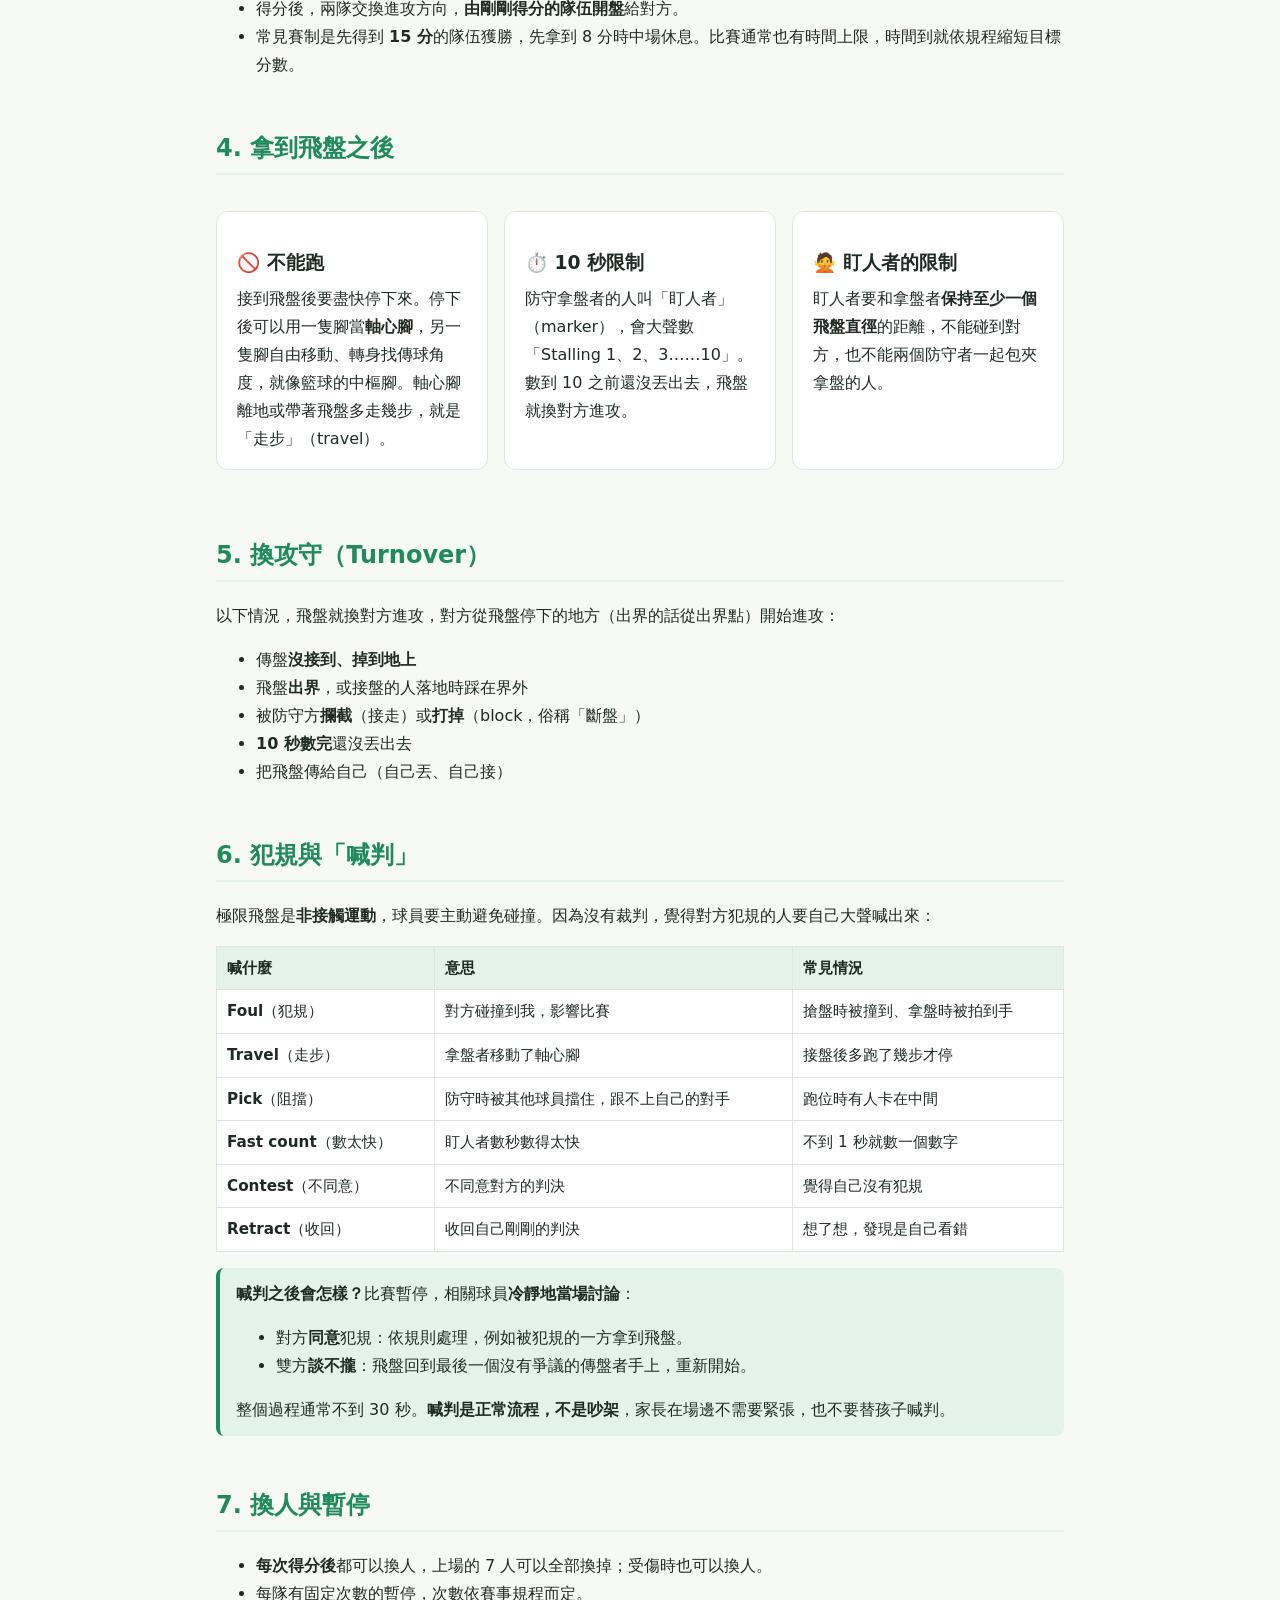
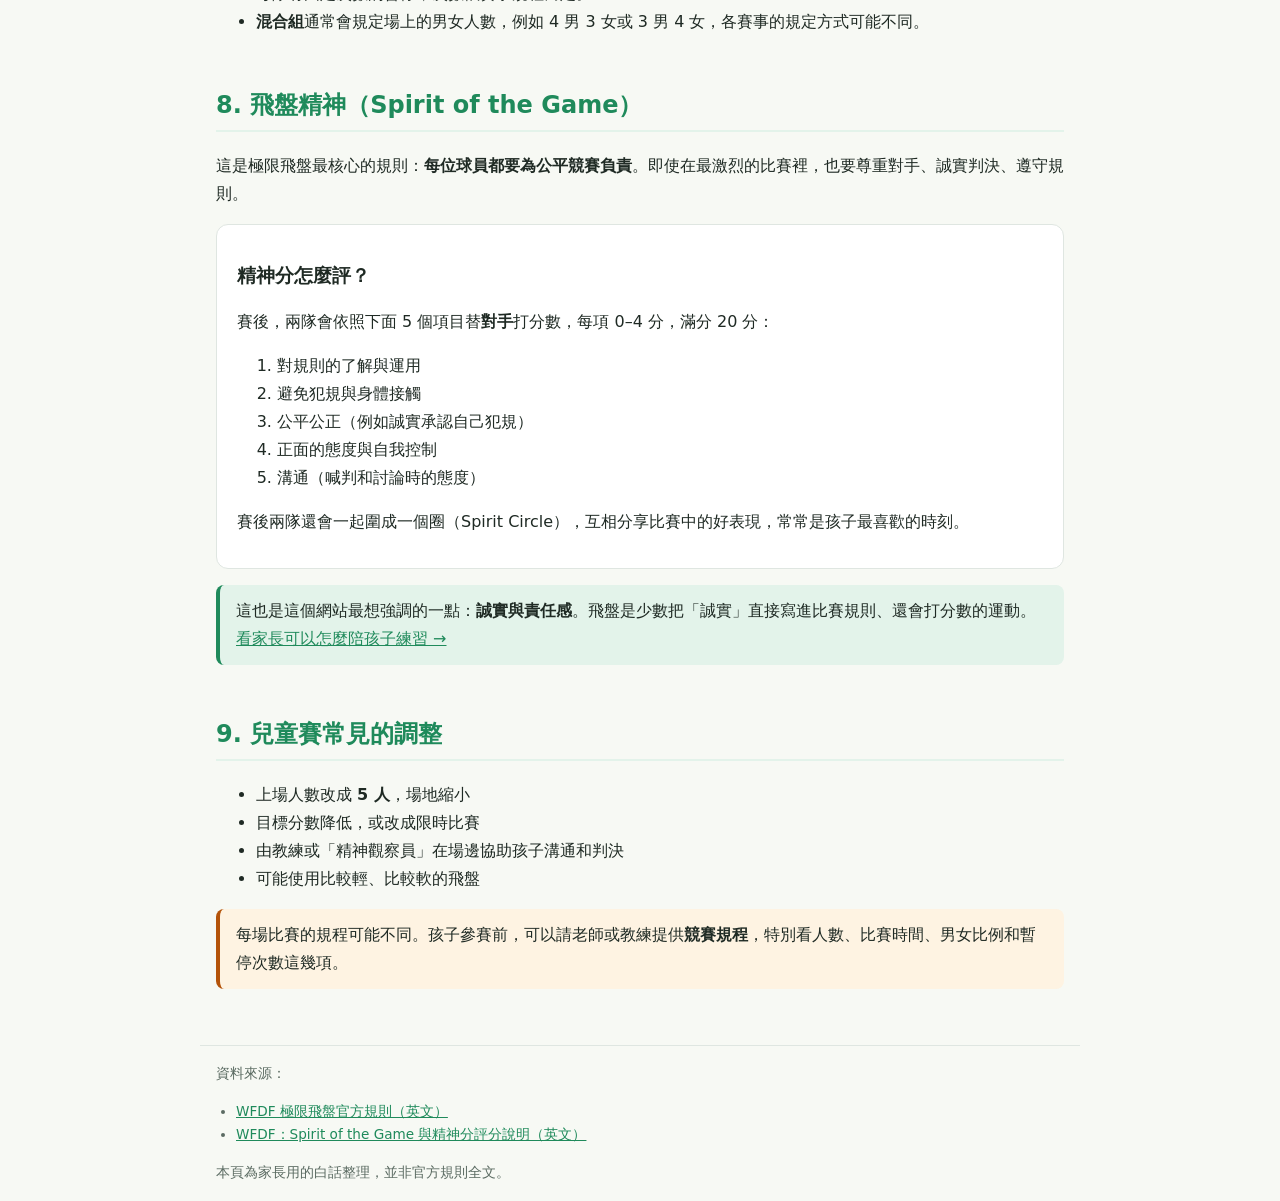
<file: rules.html>
<!doctype html>
<html lang="zh-Hant-TW">
<head>
<meta charset="utf-8">
<meta name="viewport" content="width=device-width, initial-scale=1">
<title>極限飛盤規則｜家長飛盤速成指南</title>
<link rel="stylesheet" href="style.css?v=20261123">
<link rel="icon" href="favicon.svg" type="image/svg+xml">
<link rel="icon" href="favicon-32.png" type="image/png" sizes="32x32">
<link rel="apple-touch-icon" href="apple-touch-icon.png">
<meta name="theme-color" content="#1f8a5b">
<meta name="description" content="極限飛盤規則家長版：場地、開盤、得分、10 秒限制、犯規喊判、飛盤精神分。">
<meta property="og:type" content="website">
<meta property="og:site_name" content="家長飛盤速成指南">
<meta property="og:title" content="極限飛盤規則｜家長飛盤速成指南">
<meta property="og:description" content="極限飛盤規則家長版：場地、開盤、得分、10 秒限制、犯規喊判、飛盤精神分。">
<meta property="og:url" content="https://kuanyuhou.github.io/frisbee-guide/rules.html">
<meta property="og:image" content="https://kuanyuhou.github.io/frisbee-guide/og-image.png">
<meta property="og:image:width" content="1200">
<meta property="og:image:height" content="630">
<meta property="og:image:alt" content="家長飛盤速成指南：規則、賽事、升學、身心好處，誠實與責任感最重要">
<meta property="og:locale" content="zh_TW">
<meta name="twitter:card" content="summary_large_image">
</head>
<body>
<header class="site"><div class="inner">
  <h1>🥏 家長飛盤速成指南</h1>
  <p>孩子要比飛盤了？陪他之前，先花 10 分鐘看懂這項運動。</p>
  <p class="today" id="today" aria-live="off"></p>
  <nav>
    <a href="index.html">首頁</a>
    <a href="what.html">飛盤比賽是什麼</a>
    <a href="rules.html" class="active">極限飛盤規則</a>
    <a href="training.html">熱身與訓練</a>
    <a href="events.html">2026 國內賽事</a>
    <a href="admission.html">飛盤與升學</a>
    <a href="benefits.html">身心好處</a>
  </nav>
</div></header>
<main>
  <h2>極限飛盤規則：家長版</h2>
  <p>這一頁依照世界飛盤聯合會（WFDF）的極限飛盤規則，用白話整理出家長在場邊需要知道的部分。<strong>兒童和青少年比賽常會簡化或調整規則</strong>（人數、場地大小、比賽分數），實際規定以各賽事的競賽規程為準。</p>

  <div class="card">
    <h3>30 秒看懂</h3>
    <ol>
      <li>兩隊各 7 人，目標是在對方的<strong>得分區接到飛盤</strong>。</li>
      <li>拿到飛盤<strong>不能跑</strong>，只能傳。</li>
      <li>拿盤的人要在 <strong>10 秒內</strong>傳出去。</li>
      <li>飛盤<strong>掉地、出界、被攔截</strong>，就換對方進攻。</li>
      <li><strong>不能有身體碰撞</strong>。</li>
      <li><strong>沒有裁判</strong>，球員自己判，有爭議就雙方討論。</li>
    </ol>
  </div>

  <h2>1. 場地</h2>
  <figure>
    <svg viewBox="0 0 1000 400" role="img" aria-label="極限飛盤場地示意圖：中間是比賽區，兩端是得分區" style="width:100%;height:auto;display:block;border-radius:12px;border:1px solid var(--border);background:var(--card)">
      <rect x="20" y="30" width="960" height="340" fill="#cfe9d6" stroke="#1f5f43" stroke-width="3"/>
      <rect x="20" y="30" width="173" height="340" fill="#9fd3b0" stroke="#1f5f43" stroke-width="3"/>
      <rect x="807" y="30" width="173" height="340" fill="#9fd3b0" stroke="#1f5f43" stroke-width="3"/>
      <text x="106" y="195" text-anchor="middle" font-size="26" font-weight="700" fill="#1f5f43">得分區</text>
      <text x="106" y="228" text-anchor="middle" font-size="18" fill="#1f5f43">18 公尺</text>
      <text x="893" y="195" text-anchor="middle" font-size="26" font-weight="700" fill="#1f5f43">得分區</text>
      <text x="893" y="228" text-anchor="middle" font-size="18" fill="#1f5f43">18 公尺</text>
      <text x="500" y="195" text-anchor="middle" font-size="26" font-weight="700" fill="#1f5f43">比賽區</text>
      <text x="500" y="228" text-anchor="middle" font-size="18" fill="#1f5f43">64 公尺</text>
      <circle cx="366" cy="200" r="7" fill="#1f5f43"/>
      <circle cx="634" cy="200" r="7" fill="#1f5f43"/>
      <text x="366" y="180" text-anchor="middle" font-size="16" fill="#1f5f43">磚點</text>
      <text x="634" y="180" text-anchor="middle" font-size="16" fill="#1f5f43">磚點</text>
      <text x="500" y="22" text-anchor="middle" font-size="16" fill="currentColor">全長 100 公尺</text>
      <text x="990" y="205" font-size="16" fill="currentColor" transform="rotate(90 990 205)" text-anchor="middle">寬 37 公尺</text>
      <text x="500" y="392" text-anchor="middle" font-size="15" fill="currentColor">邊線本身算「界外」</text>
    </svg>
    <figcaption>標準成人場地示意圖（未依比例）。兒童賽通常會用比較小的場地。</figcaption>
  </figure>
  <ul>
    <li>標準場地長 100 公尺、寬 37 公尺：中間是 64 公尺的比賽區，兩端各有 18 公尺深的得分區。</li>
    <li><strong>線本身算界外</strong>：腳踩到邊線就是出界。</li>
    <li><strong>磚點（brick）</strong>：比賽區裡的兩個標記點，開球飛出界時，接球隊可以選擇從這裡開始進攻。</li>
  </ul>

  <h2>2. 開始比賽：開盤（Pull）</h2>
  <ul>
    <li>每次開局或得分後，兩隊各自站在自己的得分線上。</li>
    <li>防守隊把飛盤<strong>遠遠丟給</strong>進攻隊，這一丟叫做「開盤」，有點像足球的開球。</li>
    <li>進攻隊從接到（或撿起）飛盤的地方開始進攻。</li>
  </ul>

  <h2>3. 怎麼得分</h2>
  <ul>
    <li>在對方的得分區內<strong>接到</strong>隊友傳來的飛盤，就得 1 分。</li>
    <li>接到飛盤時，第一個碰到地面的部位必須在得分區裡，而且<strong>完全在界內</strong>。</li>
    <li>得分後，兩隊交換進攻方向，<strong>由剛剛得分的隊伍開盤</strong>給對方。</li>
    <li>常見賽制是先得到 <strong>15 分</strong>的隊伍獲勝，先拿到 8 分時中場休息。比賽通常也有時間上限，時間到就依規程縮短目標分數。</li>
  </ul>

  <h2>4. 拿到飛盤之後</h2>
  <div class="grid">
    <div class="card"><h3>🚫 不能跑</h3>接到飛盤後要盡快停下來。停下後可以用一隻腳當<strong>軸心腳</strong>，另一隻腳自由移動、轉身找傳球角度，就像籃球的中樞腳。軸心腳離地或帶著飛盤多走幾步，就是「走步」（travel）。</div>
    <div class="card"><h3>⏱️ 10 秒限制</h3>防守拿盤者的人叫「盯人者」（marker），會大聲數「Stalling 1、2、3……10」。數到 10 之前還沒丟出去，飛盤就換對方進攻。</div>
    <div class="card"><h3>🙅 盯人者的限制</h3>盯人者要和拿盤者<strong>保持至少一個飛盤直徑</strong>的距離，不能碰到對方，也不能兩個防守者一起包夾拿盤的人。</div>
  </div>

  <h2>5. 換攻守（Turnover）</h2>
  <p>以下情況，飛盤就換對方進攻，對方從飛盤停下的地方（出界的話從出界點）開始進攻：</p>
  <ul>
    <li>傳盤<strong>沒接到、掉到地上</strong></li>
    <li>飛盤<strong>出界</strong>，或接盤的人落地時踩在界外</li>
    <li>被防守方<strong>攔截</strong>（接走）或<strong>打掉</strong>（block，俗稱「斷盤」）</li>
    <li><strong>10 秒數完</strong>還沒丟出去</li>
    <li>把飛盤傳給自己（自己丟、自己接）</li>
  </ul>

  <h2>6. 犯規與「喊判」</h2>
  <p>極限飛盤是<strong>非接觸運動</strong>，球員要主動避免碰撞。因為沒有裁判，覺得對方犯規的人要自己大聲喊出來：</p>
  <div class="table-wrap"><table>
    <tr><th>喊什麼</th><th>意思</th><th>常見情況</th></tr>
    <tr><td><strong>Foul</strong>（犯規）</td><td>對方碰撞到我，影響比賽</td><td>搶盤時被撞到、拿盤時被拍到手</td></tr>
    <tr><td><strong>Travel</strong>（走步）</td><td>拿盤者移動了軸心腳</td><td>接盤後多跑了幾步才停</td></tr>
    <tr><td><strong>Pick</strong>（阻擋）</td><td>防守時被其他球員擋住，跟不上自己的對手</td><td>跑位時有人卡在中間</td></tr>
    <tr><td><strong>Fast count</strong>（數太快）</td><td>盯人者數秒數得太快</td><td>不到 1 秒就數一個數字</td></tr>
    <tr><td><strong>Contest</strong>（不同意）</td><td>不同意對方的判決</td><td>覺得自己沒有犯規</td></tr>
    <tr><td><strong>Retract</strong>（收回）</td><td>收回自己剛剛的判決</td><td>想了想，發現是自己看錯</td></tr>
  </table></div>
  <div class="note">
    <strong>喊判之後會怎樣？</strong>比賽暫停，相關球員<strong>冷靜地當場討論</strong>：
    <ul>
      <li>對方<strong>同意</strong>犯規：依規則處理，例如被犯規的一方拿到飛盤。</li>
      <li>雙方<strong>談不攏</strong>：飛盤回到最後一個沒有爭議的傳盤者手上，重新開始。</li>
    </ul>
    整個過程通常不到 30 秒。<strong>喊判是正常流程，不是吵架</strong>，家長在場邊不需要緊張，也不要替孩子喊判。
  </div>

  <h2>7. 換人與暫停</h2>
  <ul>
    <li><strong>每次得分後</strong>都可以換人，上場的 7 人可以全部換掉；受傷時也可以換人。</li>
    <li>每隊有固定次數的暫停，次數依賽事規程而定。</li>
    <li><strong>混合組</strong>通常會規定場上的男女人數，例如 4 男 3 女或 3 男 4 女，各賽事的規定方式可能不同。</li>
  </ul>

  <h2 id="spirit">8. 飛盤精神（Spirit of the Game）</h2>
  <p>這是極限飛盤最核心的規則：<strong>每位球員都要為公平競賽負責</strong>。即使在最激烈的比賽裡，也要尊重對手、誠實判決、遵守規則。</p>
  <div class="card">
    <h3>精神分怎麼評？</h3>
    <p>賽後，兩隊會依照下面 5 個項目替<strong>對手</strong>打分數，每項 0–4 分，滿分 20 分：</p>
    <ol>
      <li>對規則的了解與運用</li>
      <li>避免犯規與身體接觸</li>
      <li>公平公正（例如誠實承認自己犯規）</li>
      <li>正面的態度與自我控制</li>
      <li>溝通（喊判和討論時的態度）</li>
    </ol>
    <p>賽後兩隊還會一起圍成一個圈（Spirit Circle），互相分享比賽中的好表現，常常是孩子最喜歡的時刻。</p>
  </div>
  <div class="note">這也是這個網站最想強調的一點：<strong>誠實與責任感</strong>。飛盤是少數把「誠實」直接寫進比賽規則、還會打分數的運動。<a href="benefits.html#honesty">看家長可以怎麼陪孩子練習 →</a></div>

  <h2>9. 兒童賽常見的調整</h2>
  <ul>
    <li>上場人數改成 <strong>5 人</strong>，場地縮小</li>
    <li>目標分數降低，或改成限時比賽</li>
    <li>由教練或「精神觀察員」在場邊協助孩子溝通和判決</li>
    <li>可能使用比較輕、比較軟的飛盤</li>
  </ul>
  <div class="warn">每場比賽的規程可能不同。孩子參賽前，可以請老師或教練提供<strong>競賽規程</strong>，特別看人數、比賽時間、男女比例和暫停次數這幾項。</div>
</main>
<footer>
  資料來源：
  <ul>
    <li><a href="https://rules.wfdf.sport/">WFDF 極限飛盤官方規則（英文）</a></li>
    <li><a href="https://wfdf.sport/spirit-of-the-game/">WFDF：Spirit of the Game 與精神分評分說明（英文）</a></li>
  </ul>
  本頁為家長用的白話整理，並非官方規則全文。
</footer>
<script src="site.js?v=20261123"></script>
</body>
</html>
</file>
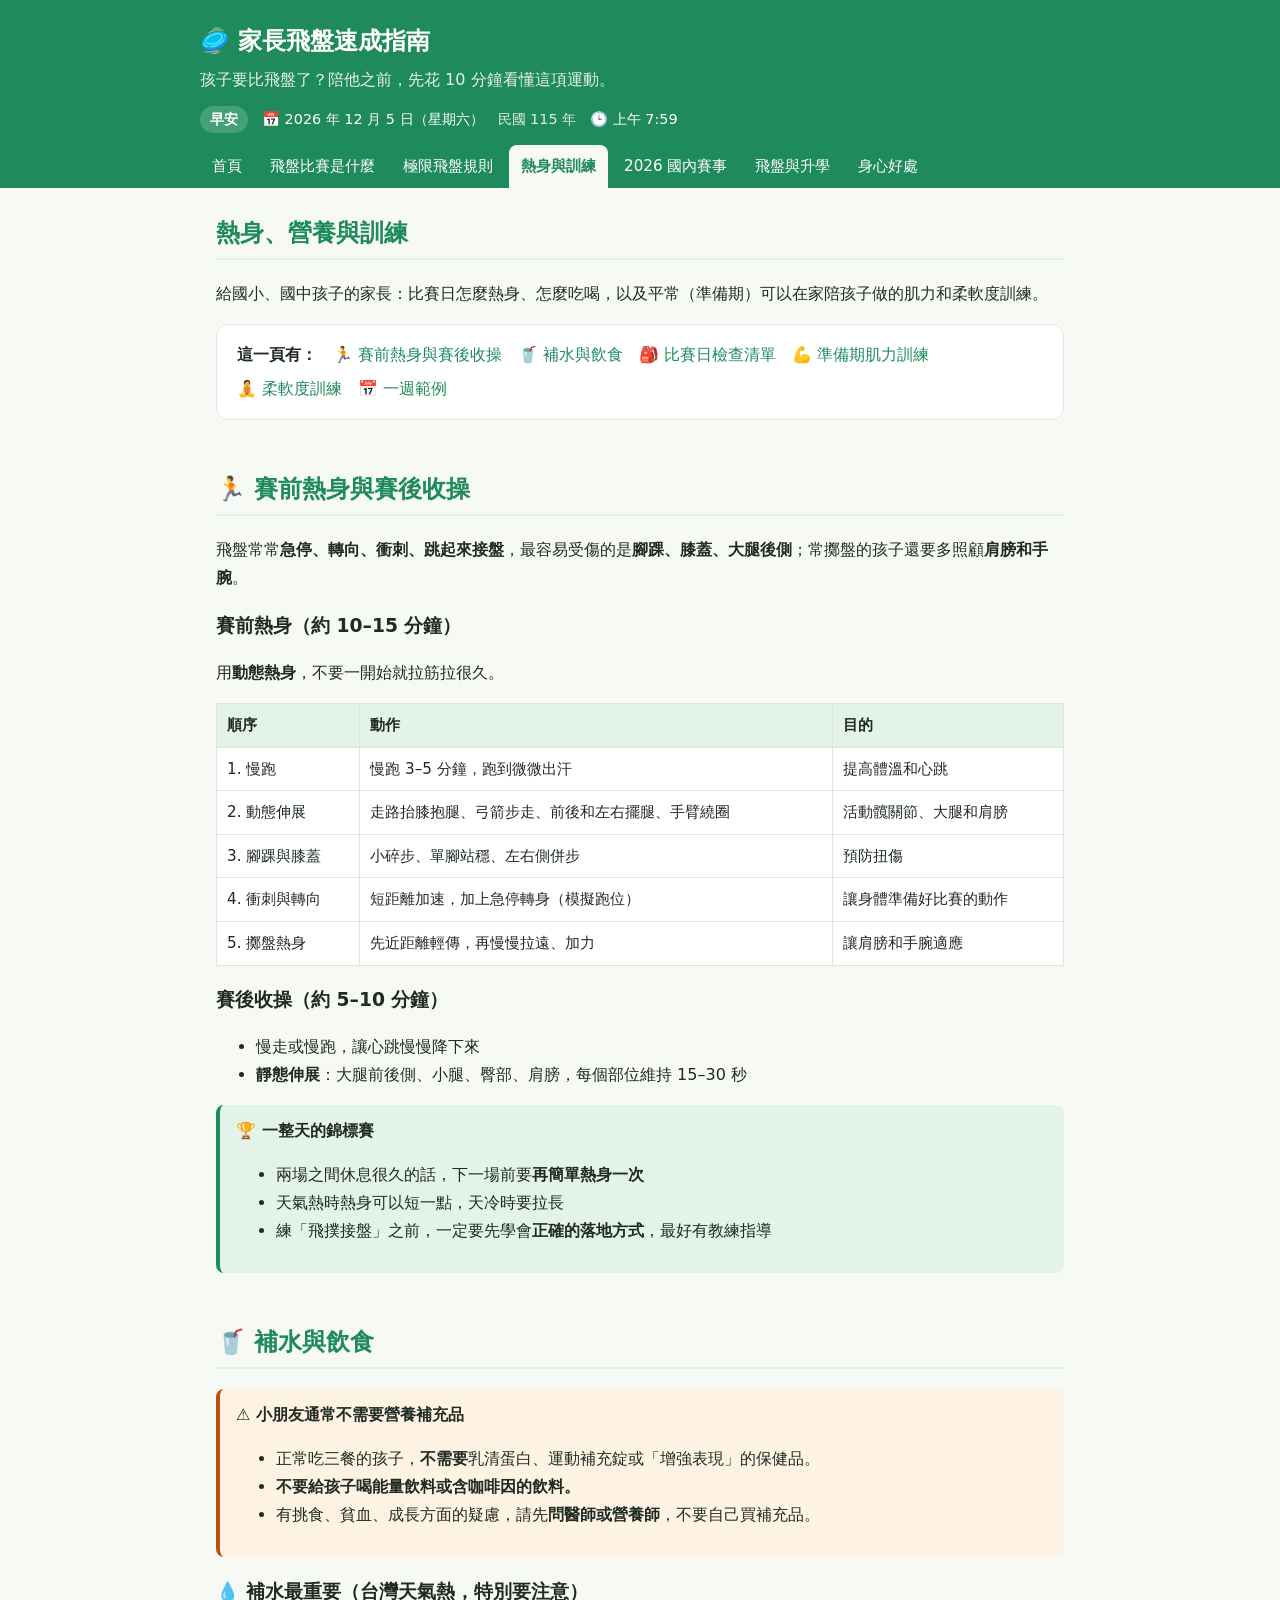
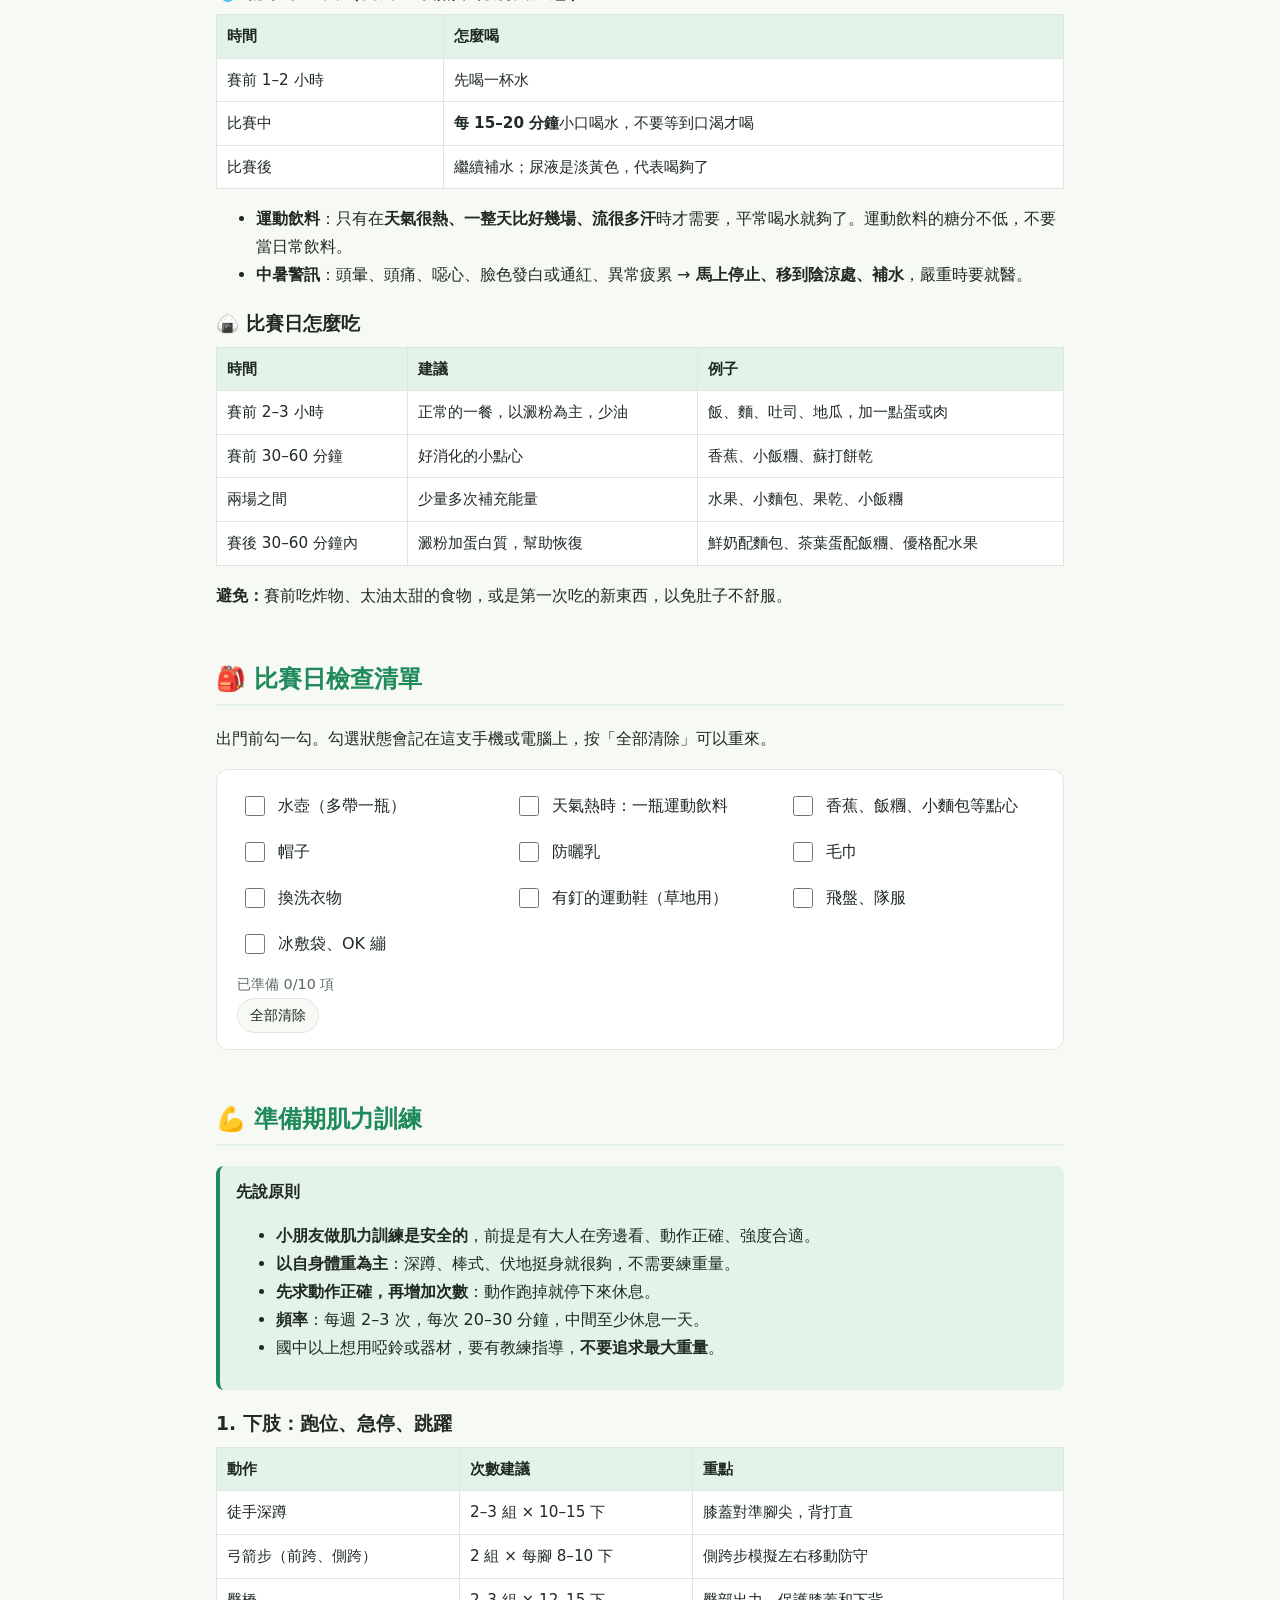
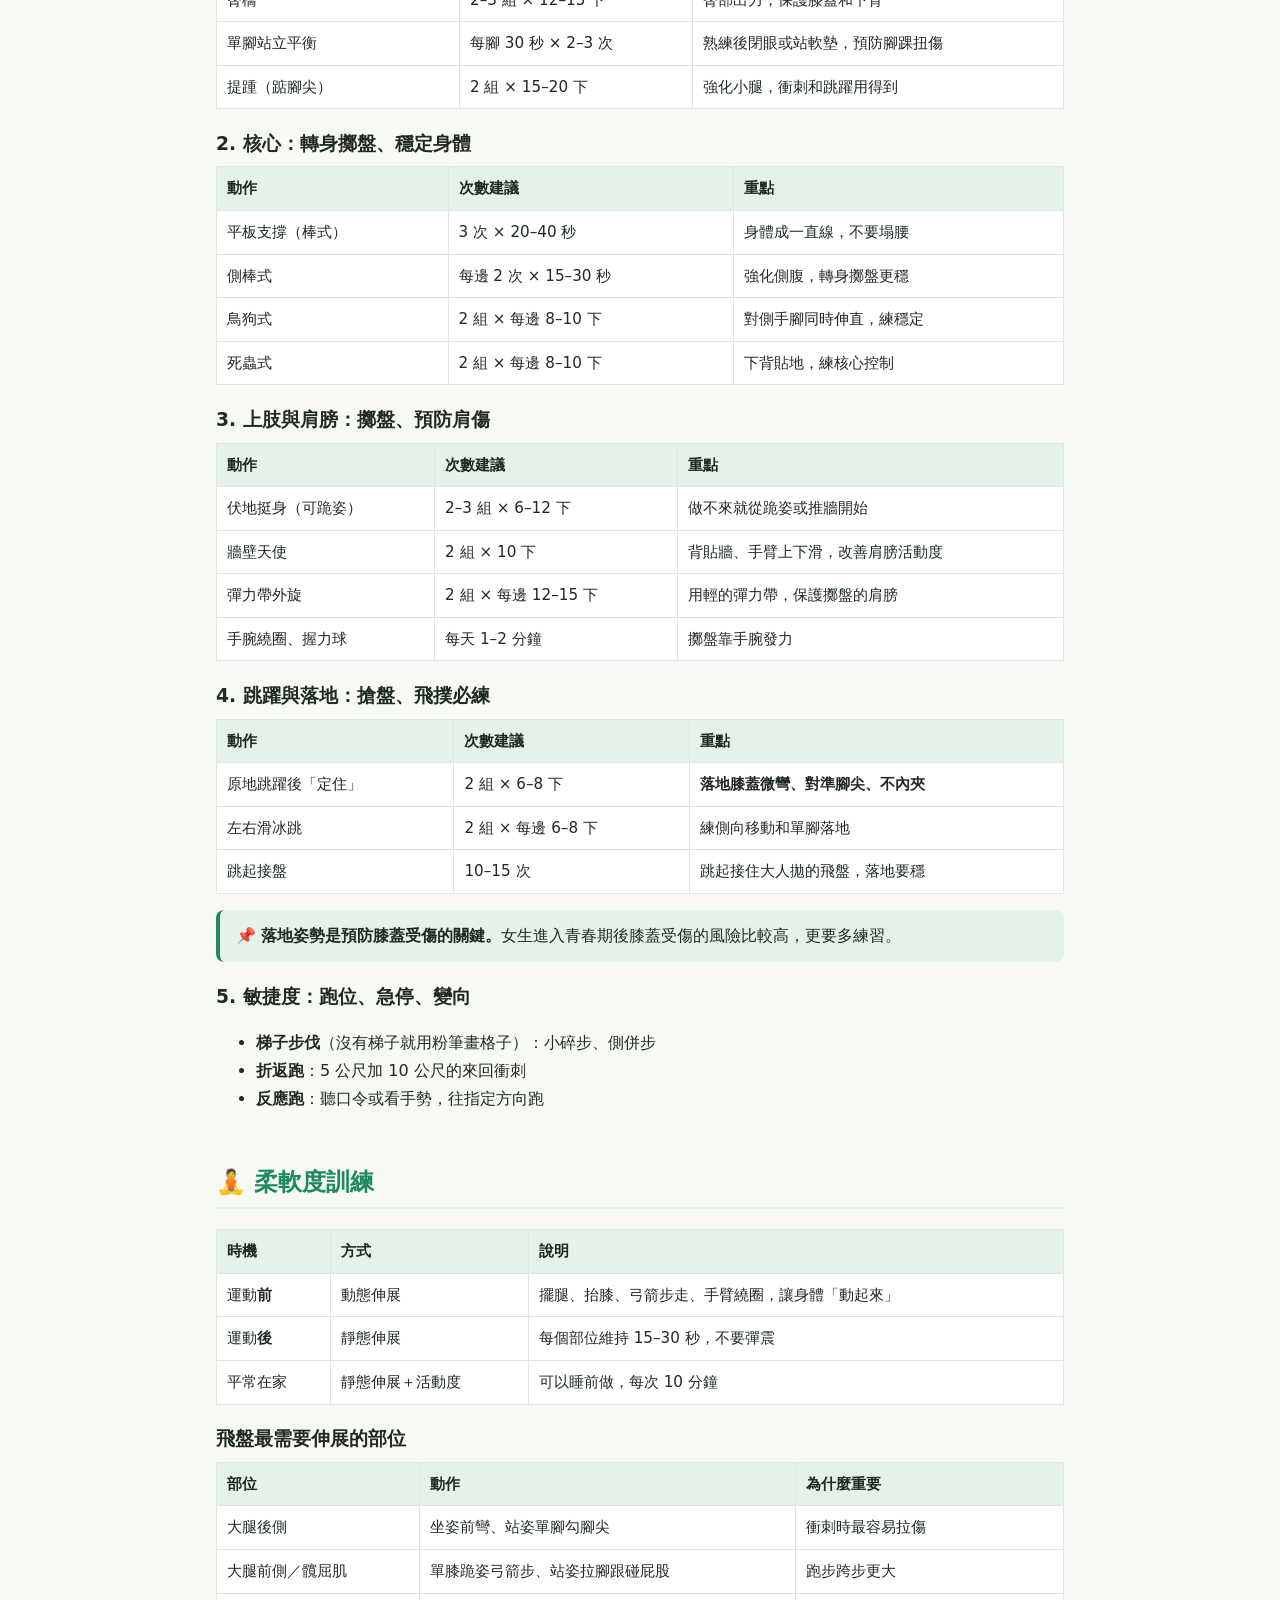
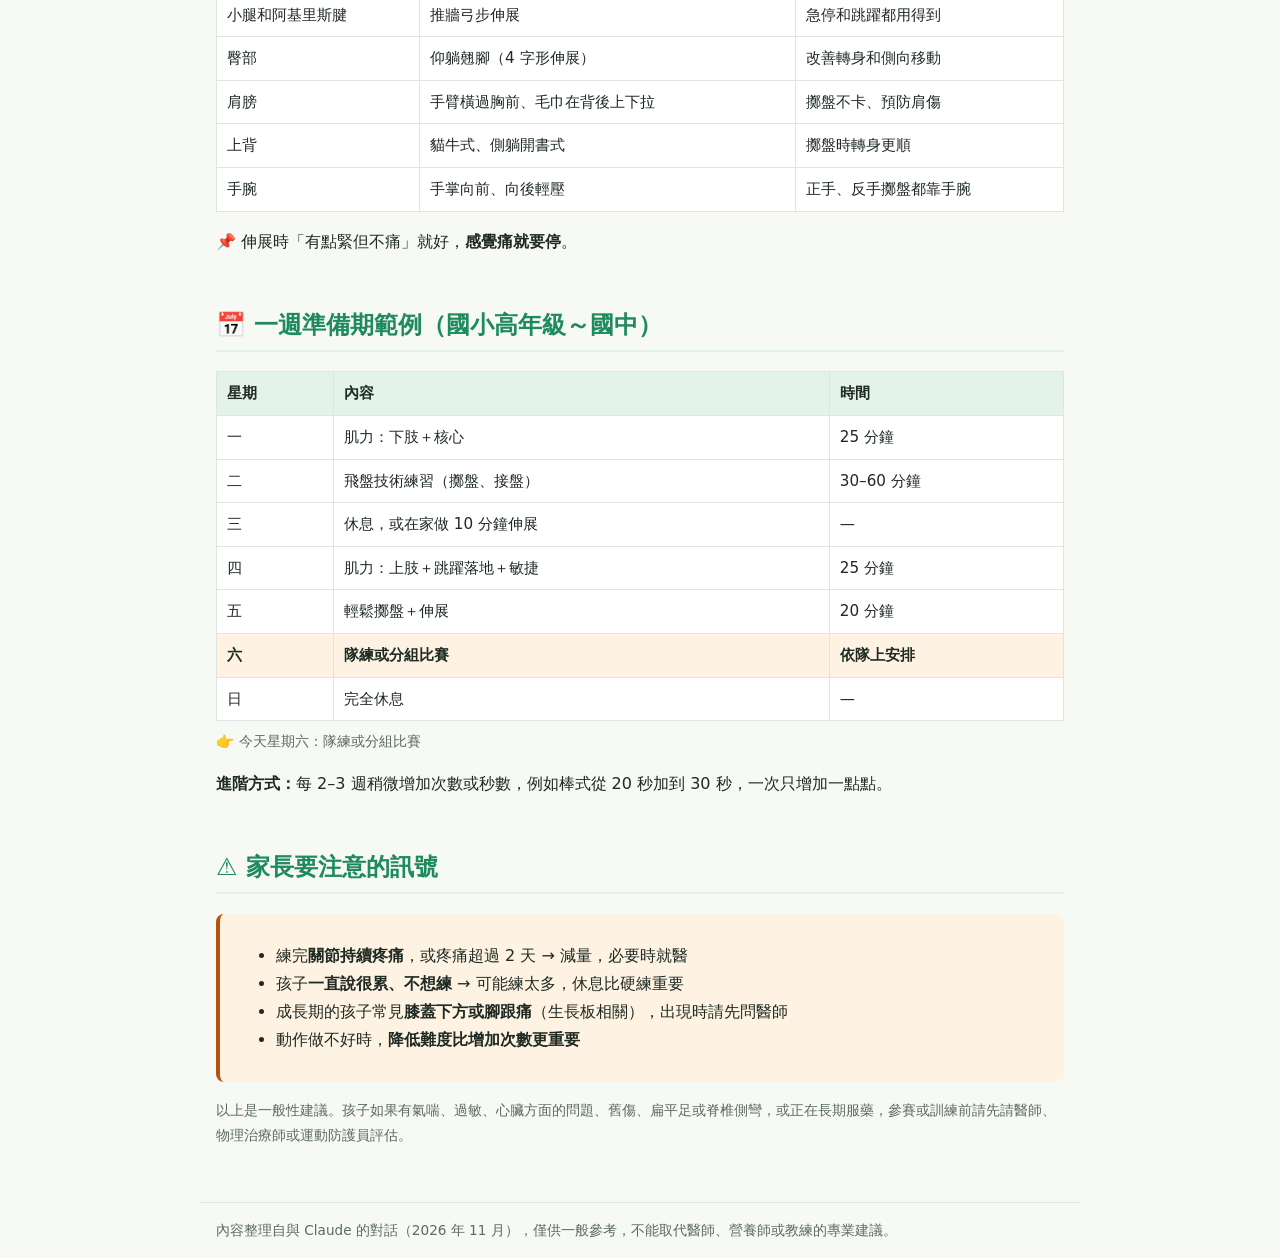
<file: training.html>
<!doctype html>
<html lang="zh-Hant-TW">
<head>
<meta charset="utf-8">
<meta name="viewport" content="width=device-width, initial-scale=1">
<title>熱身、營養與訓練｜家長飛盤速成指南</title>
<link rel="stylesheet" href="style.css?v=20261123">
<link rel="icon" href="favicon.svg" type="image/svg+xml">
<link rel="icon" href="favicon-32.png" type="image/png" sizes="32x32">
<link rel="apple-touch-icon" href="apple-touch-icon.png">
<meta name="theme-color" content="#1f8a5b">
<meta name="description" content="飛盤賽前熱身、比賽日補水與飲食、比賽日檢查清單，以及準備期的肌力與柔軟度訓練。">
<meta property="og:type" content="website">
<meta property="og:site_name" content="家長飛盤速成指南">
<meta property="og:title" content="熱身、營養與訓練｜家長飛盤速成指南">
<meta property="og:description" content="飛盤賽前熱身、比賽日補水與飲食、比賽日檢查清單，以及準備期的肌力與柔軟度訓練。">
<meta property="og:url" content="https://kuanyuhou.github.io/frisbee-guide/training.html">
<meta property="og:image" content="https://kuanyuhou.github.io/frisbee-guide/og-image.png">
<meta property="og:image:width" content="1200">
<meta property="og:image:height" content="630">
<meta property="og:image:alt" content="家長飛盤速成指南：規則、賽事、升學、身心好處，誠實與責任感最重要">
<meta property="og:locale" content="zh_TW">
<meta name="twitter:card" content="summary_large_image">
</head>
<body>
<header class="site"><div class="inner">
  <h1>🥏 家長飛盤速成指南</h1>
  <p>孩子要比飛盤了？陪他之前，先花 10 分鐘看懂這項運動。</p>
  <p class="today" id="today" aria-live="off"></p>
  <nav>
    <a href="index.html">首頁</a>
    <a href="what.html">飛盤比賽是什麼</a>
    <a href="rules.html">極限飛盤規則</a>
    <a href="training.html" class="active">熱身與訓練</a>
    <a href="events.html">2026 國內賽事</a>
    <a href="admission.html">飛盤與升學</a>
    <a href="benefits.html">身心好處</a>
  </nav>
</div></header>
<main>
  <h2>熱身、營養與訓練</h2>
  <p>給國小、國中孩子的家長：比賽日怎麼熱身、怎麼吃喝，以及平常（準備期）可以在家陪孩子做的肌力和柔軟度訓練。</p>

  <div class="card toc">
    <strong>這一頁有：</strong>
    <a href="#warmup">🏃 賽前熱身與賽後收操</a>
    <a href="#nutrition">🥤 補水與飲食</a>
    <a href="#checklist">🎒 比賽日檢查清單</a>
    <a href="#strength">💪 準備期肌力訓練</a>
    <a href="#flex">🧘 柔軟度訓練</a>
    <a href="#week">📅 一週範例</a>
  </div>

  <!-- ===== 熱身 ===== -->
  <h2 id="warmup">🏃 賽前熱身與賽後收操</h2>
  <p>飛盤常常<strong>急停、轉向、衝刺、跳起來接盤</strong>，最容易受傷的是<strong>腳踝、膝蓋、大腿後側</strong>；常擲盤的孩子還要多照顧<strong>肩膀和手腕</strong>。</p>

  <h3>賽前熱身（約 10–15 分鐘）</h3>
  <p>用<strong>動態熱身</strong>，不要一開始就拉筋拉很久。</p>
  <div class="table-wrap"><table>
    <tr><th>順序</th><th>動作</th><th>目的</th></tr>
    <tr><td>1. 慢跑</td><td>慢跑 3–5 分鐘，跑到微微出汗</td><td>提高體溫和心跳</td></tr>
    <tr><td>2. 動態伸展</td><td>走路抬膝抱腿、弓箭步走、前後和左右擺腿、手臂繞圈</td><td>活動髖關節、大腿和肩膀</td></tr>
    <tr><td>3. 腳踝與膝蓋</td><td>小碎步、單腳站穩、左右側併步</td><td>預防扭傷</td></tr>
    <tr><td>4. 衝刺與轉向</td><td>短距離加速，加上急停轉身（模擬跑位）</td><td>讓身體準備好比賽的動作</td></tr>
    <tr><td>5. 擲盤熱身</td><td>先近距離輕傳，再慢慢拉遠、加力</td><td>讓肩膀和手腕適應</td></tr>
  </table></div>

  <h3>賽後收操（約 5–10 分鐘）</h3>
  <ul>
    <li>慢走或慢跑，讓心跳慢慢降下來</li>
    <li><strong>靜態伸展</strong>：大腿前後側、小腿、臀部、肩膀，每個部位維持 15–30 秒</li>
  </ul>

  <div class="note">
    <strong>🏆 一整天的錦標賽</strong>
    <ul>
      <li>兩場之間休息很久的話，下一場前要<strong>再簡單熱身一次</strong></li>
      <li>天氣熱時熱身可以短一點，天冷時要拉長</li>
      <li>練「飛撲接盤」之前，一定要先學會<strong>正確的落地方式</strong>，最好有教練指導</li>
    </ul>
  </div>

  <!-- ===== 營養 ===== -->
  <h2 id="nutrition">🥤 補水與飲食</h2>
  <div class="warn">
    <strong>⚠️ 小朋友通常不需要營養補充品</strong>
    <ul>
      <li>正常吃三餐的孩子，<strong>不需要</strong>乳清蛋白、運動補充錠或「增強表現」的保健品。</li>
      <li><strong>不要給孩子喝能量飲料或含咖啡因的飲料。</strong></li>
      <li>有挑食、貧血、成長方面的疑慮，請先<strong>問醫師或營養師</strong>，不要自己買補充品。</li>
    </ul>
  </div>

  <h3>💧 補水最重要（台灣天氣熱，特別要注意）</h3>
  <div class="table-wrap"><table>
    <tr><th>時間</th><th>怎麼喝</th></tr>
    <tr><td>賽前 1–2 小時</td><td>先喝一杯水</td></tr>
    <tr><td>比賽中</td><td><strong>每 15–20 分鐘</strong>小口喝水，不要等到口渴才喝</td></tr>
    <tr><td>比賽後</td><td>繼續補水；尿液是淡黃色，代表喝夠了</td></tr>
  </table></div>
  <ul>
    <li><strong>運動飲料</strong>：只有在<strong>天氣很熱、一整天比好幾場、流很多汗</strong>時才需要，平常喝水就夠了。運動飲料的糖分不低，不要當日常飲料。</li>
    <li><strong>中暑警訊</strong>：頭暈、頭痛、噁心、臉色發白或通紅、異常疲累 → <strong>馬上停止、移到陰涼處、補水</strong>，嚴重時要就醫。</li>
  </ul>

  <h3>🍙 比賽日怎麼吃</h3>
  <div class="table-wrap"><table>
    <tr><th>時間</th><th>建議</th><th>例子</th></tr>
    <tr><td>賽前 2–3 小時</td><td>正常的一餐，以澱粉為主，少油</td><td>飯、麵、吐司、地瓜，加一點蛋或肉</td></tr>
    <tr><td>賽前 30–60 分鐘</td><td>好消化的小點心</td><td>香蕉、小飯糰、蘇打餅乾</td></tr>
    <tr><td>兩場之間</td><td>少量多次補充能量</td><td>水果、小麵包、果乾、小飯糰</td></tr>
    <tr><td>賽後 30–60 分鐘內</td><td>澱粉加蛋白質，幫助恢復</td><td>鮮奶配麵包、茶葉蛋配飯糰、優格配水果</td></tr>
  </table></div>
  <p><strong>避免：</strong>賽前吃炸物、太油太甜的食物，或是第一次吃的新東西，以免肚子不舒服。</p>

  <!-- ===== 清單 ===== -->
  <h2 id="checklist">🎒 比賽日檢查清單</h2>
  <p>出門前勾一勾。勾選狀態會記在這支手機或電腦上，按「全部清除」可以重來。</p>
  <div class="card">
    <ul class="checklist" id="checklist-items">
      <li><label><input type="checkbox" data-k="water"> 水壺（多帶一瓶）</label></li>
      <li><label><input type="checkbox" data-k="sports"> 天氣熱時：一瓶運動飲料</label></li>
      <li><label><input type="checkbox" data-k="snack"> 香蕉、飯糰、小麵包等點心</label></li>
      <li><label><input type="checkbox" data-k="hat"> 帽子</label></li>
      <li><label><input type="checkbox" data-k="sun"> 防曬乳</label></li>
      <li><label><input type="checkbox" data-k="towel"> 毛巾</label></li>
      <li><label><input type="checkbox" data-k="clothes"> 換洗衣物</label></li>
      <li><label><input type="checkbox" data-k="shoes"> 有釘的運動鞋（草地用）</label></li>
      <li><label><input type="checkbox" data-k="disc"> 飛盤、隊服</label></li>
      <li><label><input type="checkbox" data-k="aid"> 冰敷袋、OK 繃</label></li>
    </ul>
    <p class="result-count" id="checklist-count"></p>
    <button class="chip" id="checklist-reset" type="button">全部清除</button>
  </div>

  <!-- ===== 肌力 ===== -->
  <h2 id="strength">💪 準備期肌力訓練</h2>
  <div class="note">
    <strong>先說原則</strong>
    <ul>
      <li><strong>小朋友做肌力訓練是安全的</strong>，前提是有大人在旁邊看、動作正確、強度合適。</li>
      <li><strong>以自身體重為主</strong>：深蹲、棒式、伏地挺身就很夠，不需要練重量。</li>
      <li><strong>先求動作正確，再增加次數</strong>：動作跑掉就停下來休息。</li>
      <li><strong>頻率</strong>：每週 2–3 次，每次 20–30 分鐘，中間至少休息一天。</li>
      <li>國中以上想用啞鈴或器材，要有教練指導，<strong>不要追求最大重量</strong>。</li>
    </ul>
  </div>

  <h3>1. 下肢：跑位、急停、跳躍</h3>
  <div class="table-wrap"><table>
    <tr><th>動作</th><th>次數建議</th><th>重點</th></tr>
    <tr><td>徒手深蹲</td><td>2–3 組 × 10–15 下</td><td>膝蓋對準腳尖，背打直</td></tr>
    <tr><td>弓箭步（前跨、側跨）</td><td>2 組 × 每腳 8–10 下</td><td>側跨步模擬左右移動防守</td></tr>
    <tr><td>臀橋</td><td>2–3 組 × 12–15 下</td><td>臀部出力，保護膝蓋和下背</td></tr>
    <tr><td>單腳站立平衡</td><td>每腳 30 秒 × 2–3 次</td><td>熟練後閉眼或站軟墊，預防腳踝扭傷</td></tr>
    <tr><td>提踵（踮腳尖）</td><td>2 組 × 15–20 下</td><td>強化小腿，衝刺和跳躍用得到</td></tr>
  </table></div>

  <h3>2. 核心：轉身擲盤、穩定身體</h3>
  <div class="table-wrap"><table>
    <tr><th>動作</th><th>次數建議</th><th>重點</th></tr>
    <tr><td>平板支撐（棒式）</td><td>3 次 × 20–40 秒</td><td>身體成一直線，不要塌腰</td></tr>
    <tr><td>側棒式</td><td>每邊 2 次 × 15–30 秒</td><td>強化側腹，轉身擲盤更穩</td></tr>
    <tr><td>鳥狗式</td><td>2 組 × 每邊 8–10 下</td><td>對側手腳同時伸直，練穩定</td></tr>
    <tr><td>死蟲式</td><td>2 組 × 每邊 8–10 下</td><td>下背貼地，練核心控制</td></tr>
  </table></div>

  <h3>3. 上肢與肩膀：擲盤、預防肩傷</h3>
  <div class="table-wrap"><table>
    <tr><th>動作</th><th>次數建議</th><th>重點</th></tr>
    <tr><td>伏地挺身（可跪姿）</td><td>2–3 組 × 6–12 下</td><td>做不來就從跪姿或推牆開始</td></tr>
    <tr><td>牆壁天使</td><td>2 組 × 10 下</td><td>背貼牆、手臂上下滑，改善肩膀活動度</td></tr>
    <tr><td>彈力帶外旋</td><td>2 組 × 每邊 12–15 下</td><td>用輕的彈力帶，保護擲盤的肩膀</td></tr>
    <tr><td>手腕繞圈、握力球</td><td>每天 1–2 分鐘</td><td>擲盤靠手腕發力</td></tr>
  </table></div>

  <h3>4. 跳躍與落地：搶盤、飛撲必練</h3>
  <div class="table-wrap"><table>
    <tr><th>動作</th><th>次數建議</th><th>重點</th></tr>
    <tr><td>原地跳躍後「定住」</td><td>2 組 × 6–8 下</td><td><strong>落地膝蓋微彎、對準腳尖、不內夾</strong></td></tr>
    <tr><td>左右滑冰跳</td><td>2 組 × 每邊 6–8 下</td><td>練側向移動和單腳落地</td></tr>
    <tr><td>跳起接盤</td><td>10–15 次</td><td>跳起接住大人拋的飛盤，落地要穩</td></tr>
  </table></div>
  <div class="note">📌 <strong>落地姿勢是預防膝蓋受傷的關鍵。</strong>女生進入青春期後膝蓋受傷的風險比較高，更要多練習。</div>

  <h3>5. 敏捷度：跑位、急停、變向</h3>
  <ul>
    <li><strong>梯子步伐</strong>（沒有梯子就用粉筆畫格子）：小碎步、側併步</li>
    <li><strong>折返跑</strong>：5 公尺加 10 公尺的來回衝刺</li>
    <li><strong>反應跑</strong>：聽口令或看手勢，往指定方向跑</li>
  </ul>

  <!-- ===== 柔軟度 ===== -->
  <h2 id="flex">🧘 柔軟度訓練</h2>
  <div class="table-wrap"><table>
    <tr><th>時機</th><th>方式</th><th>說明</th></tr>
    <tr><td>運動<strong>前</strong></td><td>動態伸展</td><td>擺腿、抬膝、弓箭步走、手臂繞圈，讓身體「動起來」</td></tr>
    <tr><td>運動<strong>後</strong></td><td>靜態伸展</td><td>每個部位維持 15–30 秒，不要彈震</td></tr>
    <tr><td>平常在家</td><td>靜態伸展＋活動度</td><td>可以睡前做，每次 10 分鐘</td></tr>
  </table></div>

  <h3>飛盤最需要伸展的部位</h3>
  <div class="table-wrap"><table>
    <tr><th>部位</th><th>動作</th><th>為什麼重要</th></tr>
    <tr><td>大腿後側</td><td>坐姿前彎、站姿單腳勾腳尖</td><td>衝刺時最容易拉傷</td></tr>
    <tr><td>大腿前側／髖屈肌</td><td>單膝跪姿弓箭步、站姿拉腳跟碰屁股</td><td>跑步跨步更大</td></tr>
    <tr><td>小腿和阿基里斯腱</td><td>推牆弓步伸展</td><td>急停和跳躍都用得到</td></tr>
    <tr><td>臀部</td><td>仰躺翹腳（4 字形伸展）</td><td>改善轉身和側向移動</td></tr>
    <tr><td>肩膀</td><td>手臂橫過胸前、毛巾在背後上下拉</td><td>擲盤不卡、預防肩傷</td></tr>
    <tr><td>上背</td><td>貓牛式、側躺開書式</td><td>擲盤時轉身更順</td></tr>
    <tr><td>手腕</td><td>手掌向前、向後輕壓</td><td>正手、反手擲盤都靠手腕</td></tr>
  </table></div>
  <p>📌 伸展時「有點緊但不痛」就好，<strong>感覺痛就要停</strong>。</p>

  <!-- ===== 一週範例 ===== -->
  <h2 id="week">📅 一週準備期範例（國小高年級～國中）</h2>
  <div class="table-wrap"><table>
    <tr><th>星期</th><th>內容</th><th>時間</th></tr>
    <tr data-wd="1"><td>一</td><td>肌力：下肢＋核心</td><td>25 分鐘</td></tr>
    <tr data-wd="2"><td>二</td><td>飛盤技術練習（擲盤、接盤）</td><td>30–60 分鐘</td></tr>
    <tr data-wd="3"><td>三</td><td>休息，或在家做 10 分鐘伸展</td><td>—</td></tr>
    <tr data-wd="4"><td>四</td><td>肌力：上肢＋跳躍落地＋敏捷</td><td>25 分鐘</td></tr>
    <tr data-wd="5"><td>五</td><td>輕鬆擲盤＋伸展</td><td>20 分鐘</td></tr>
    <tr data-wd="6"><td>六</td><td>隊練或分組比賽</td><td>依隊上安排</td></tr>
    <tr data-wd="0"><td>日</td><td>完全休息</td><td>—</td></tr>
  </table></div>
  <p id="week-today" class="result-count"></p>
  <p><strong>進階方式：</strong>每 2–3 週稍微增加次數或秒數，例如棒式從 20 秒加到 30 秒，一次只增加一點點。</p>

  <h2>⚠️ 家長要注意的訊號</h2>
  <div class="warn">
    <ul>
      <li>練完<strong>關節持續疼痛</strong>，或疼痛超過 2 天 → 減量，必要時就醫</li>
      <li>孩子<strong>一直說很累、不想練</strong> → 可能練太多，休息比硬練重要</li>
      <li>成長期的孩子常見<strong>膝蓋下方或腳跟痛</strong>（生長板相關），出現時請先問醫師</li>
      <li>動作做不好時，<strong>降低難度比增加次數更重要</strong></li>
    </ul>
  </div>
  <p class="muted">以上是一般性建議。孩子如果有氣喘、過敏、心臟方面的問題、舊傷、扁平足或脊椎側彎，或正在長期服藥，參賽或訓練前請先請醫師、物理治療師或運動防護員評估。</p>
</main>
<footer>內容整理自與 Claude 的對話（2026 年 11 月），僅供一般參考，不能取代醫師、營養師或教練的專業建議。</footer>
<script src="site.js?v=20261123"></script>
<script>
// 比賽日檢查清單：勾選狀態只存在這台裝置
(function () {
  const KEY = 'frisbee-checklist';
  let saved = {};
  try { saved = JSON.parse(localStorage.getItem(KEY) || '{}'); } catch (e) { saved = {}; }
  const boxes = [...document.querySelectorAll('#checklist-items input')];
  const count = document.getElementById('checklist-count');
  const update = () => {
    const done = boxes.filter(b => b.checked).length;
    count.textContent = done === boxes.length ? `✅ 全部準備好了（${done}/${boxes.length}），出發吧！` : `已準備 ${done}/${boxes.length} 項`;
  };
  const save = () => {
    const s = {}; boxes.forEach(b => { if (b.checked) s[b.dataset.k] = 1; });
    try { localStorage.setItem(KEY, JSON.stringify(s)); } catch (e) {}
  };
  boxes.forEach(b => { b.checked = !!saved[b.dataset.k]; b.addEventListener('change', () => { save(); update(); }); });
  document.getElementById('checklist-reset').addEventListener('click', () => { boxes.forEach(b => b.checked = false); save(); update(); });
  update();
})();

// 一週範例：標出今天（台灣時間）
(function () {
  const mark = () => {
    const wd = (window.SITE ? SITE.today() : new Date()).getDay();
    document.querySelectorAll('tr[data-wd]').forEach(tr => tr.classList.toggle('hl', +tr.dataset.wd === wd));
    const row = document.querySelector(`tr[data-wd="${wd}"]`);
    document.getElementById('week-today').textContent = row ? `👉 今天星期${row.cells[0].textContent}：${row.cells[1].textContent}` : '';
  };
  mark();
  document.addEventListener('site:daychange', mark);
})();
</script>
</body>
</html>
</file>
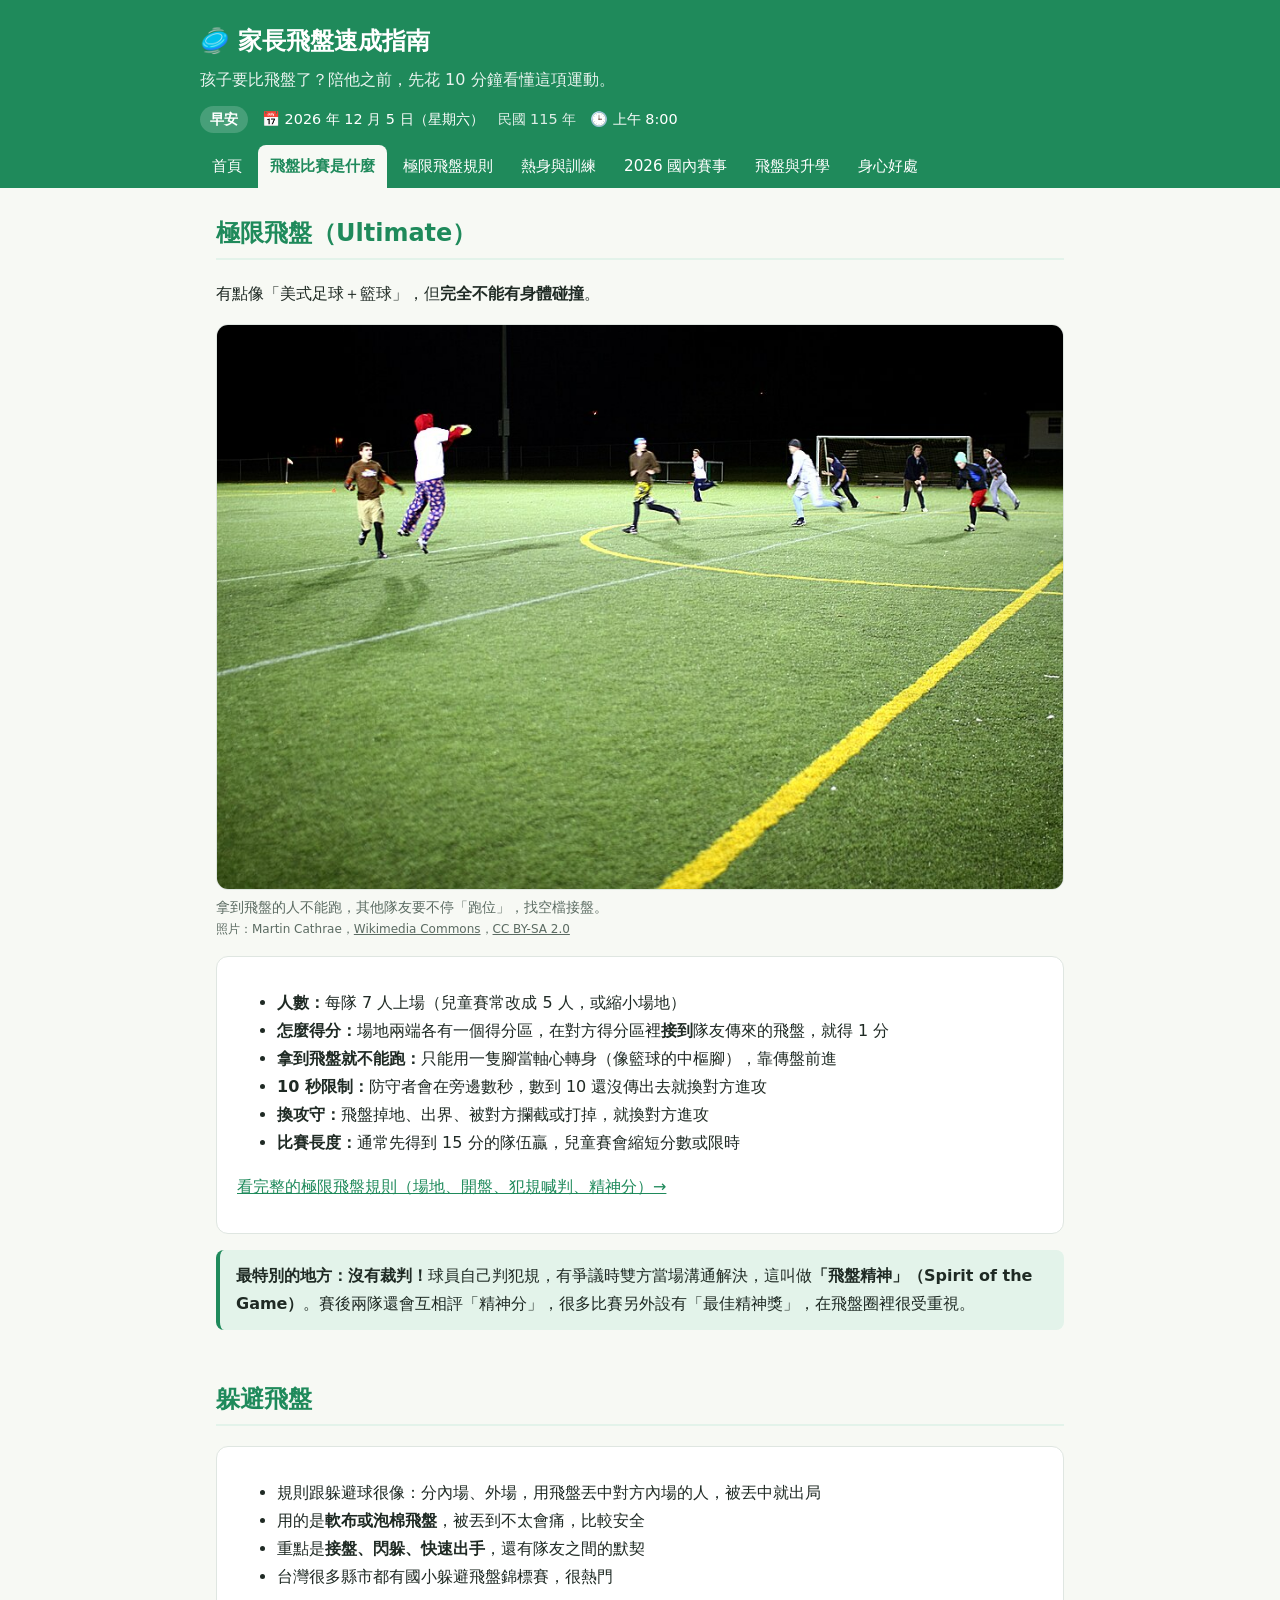
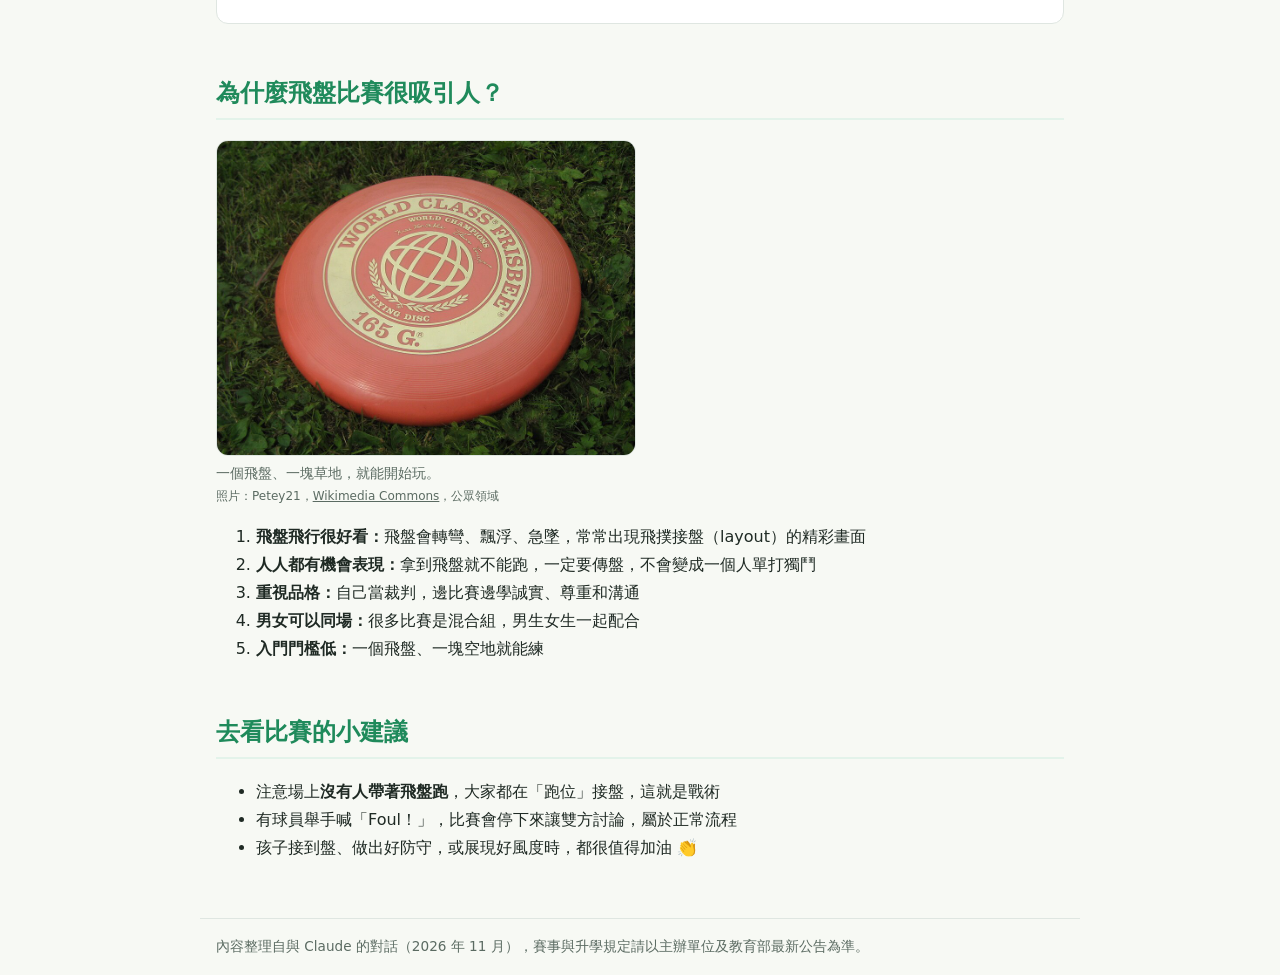
<file: what.html>
<!doctype html>
<html lang="zh-Hant-TW">
<head>
<meta charset="utf-8">
<meta name="viewport" content="width=device-width, initial-scale=1">
<title>飛盤比賽是什麼｜家長飛盤速成指南</title>
<link rel="stylesheet" href="style.css?v=20261123">
<link rel="icon" href="favicon.svg" type="image/svg+xml">
<link rel="icon" href="favicon-32.png" type="image/png" sizes="32x32">
<link rel="apple-touch-icon" href="apple-touch-icon.png">
<meta name="theme-color" content="#1f8a5b">
<meta name="description" content="極限飛盤和躲避飛盤是什麼？規則重點、為什麼吸引人、場邊觀賽小建議。">
<meta property="og:type" content="website">
<meta property="og:site_name" content="家長飛盤速成指南">
<meta property="og:title" content="飛盤比賽是什麼｜家長飛盤速成指南">
<meta property="og:description" content="極限飛盤和躲避飛盤是什麼？規則重點、為什麼吸引人、場邊觀賽小建議。">
<meta property="og:url" content="https://kuanyuhou.github.io/frisbee-guide/what.html">
<meta property="og:image" content="https://kuanyuhou.github.io/frisbee-guide/og-image.png">
<meta property="og:image:width" content="1200">
<meta property="og:image:height" content="630">
<meta property="og:image:alt" content="家長飛盤速成指南：規則、賽事、升學、身心好處，誠實與責任感最重要">
<meta property="og:locale" content="zh_TW">
<meta name="twitter:card" content="summary_large_image">
</head>
<body>
<header class="site"><div class="inner">
  <h1>🥏 家長飛盤速成指南</h1>
  <p>孩子要比飛盤了？陪他之前，先花 10 分鐘看懂這項運動。</p>
  <p class="today" id="today" aria-live="off"></p>
  <nav>
    <a href="index.html">首頁</a>
    <a href="what.html" class="active">飛盤比賽是什麼</a>
    <a href="rules.html">極限飛盤規則</a>
    <a href="training.html">熱身與訓練</a>
    <a href="events.html">2026 國內賽事</a>
    <a href="admission.html">飛盤與升學</a>
    <a href="benefits.html">身心好處</a>
  </nav>
</div></header>
<main>
  <h2>極限飛盤（Ultimate）</h2>
  <p>有點像「美式足球＋籃球」，但<strong>完全不能有身體碰撞</strong>。</p>
  <figure>
    <img src="images/ultimate-air.jpg" alt="夜間球場上，極限飛盤球員一邊跑位、一邊準備接盤" width="960" height="640" loading="lazy">
    <figcaption>拿到飛盤的人不能跑，其他隊友要不停「跑位」，找空檔接盤。
      <span class="credit">照片：Martin Cathrae，<a href="https://commons.wikimedia.org/wiki/File:Steve_Has_Air_(4016909843).jpg">Wikimedia Commons</a>，<a href="https://creativecommons.org/licenses/by-sa/2.0/">CC BY-SA 2.0</a></span>
    </figcaption>
  </figure>
  <div class="card">
    <ul>
      <li><strong>人數：</strong>每隊 7 人上場（兒童賽常改成 5 人，或縮小場地）</li>
      <li><strong>怎麼得分：</strong>場地兩端各有一個得分區，在對方得分區裡<strong>接到</strong>隊友傳來的飛盤，就得 1 分</li>
      <li><strong>拿到飛盤就不能跑：</strong>只能用一隻腳當軸心轉身（像籃球的中樞腳），靠傳盤前進</li>
      <li><strong>10 秒限制：</strong>防守者會在旁邊數秒，數到 10 還沒傳出去就換對方進攻</li>
      <li><strong>換攻守：</strong>飛盤掉地、出界、被對方攔截或打掉，就換對方進攻</li>
      <li><strong>比賽長度：</strong>通常先得到 15 分的隊伍贏，兒童賽會縮短分數或限時</li>
    </ul>
    <p><a href="rules.html">看完整的極限飛盤規則（場地、開盤、犯規喊判、精神分）→</a></p>
  </div>
  <div class="note"><strong>最特別的地方：沒有裁判！</strong>球員自己判犯規，有爭議時雙方當場溝通解決，這叫做<strong>「飛盤精神」（Spirit of the Game）</strong>。賽後兩隊還會互相評「精神分」，很多比賽另外設有「最佳精神獎」，在飛盤圈裡很受重視。</div>

  <h2>躲避飛盤</h2>
  <div class="card">
    <ul>
      <li>規則跟躲避球很像：分內場、外場，用飛盤丟中對方內場的人，被丟中就出局</li>
      <li>用的是<strong>軟布或泡棉飛盤</strong>，被丟到不太會痛，比較安全</li>
      <li>重點是<strong>接盤、閃躲、快速出手</strong>，還有隊友之間的默契</li>
      <li>台灣很多縣市都有國小躲避飛盤錦標賽，很熱門</li>
    </ul>
  </div>

  <h2>為什麼飛盤比賽很吸引人？</h2>
  <figure class="side">
    <img src="images/frisbee.jpg" alt="一個放在草地上的紅色飛盤" width="960" height="720" loading="lazy">
    <figcaption>一個飛盤、一塊草地，就能開始玩。
      <span class="credit">照片：Petey21，<a href="https://commons.wikimedia.org/wiki/File:Frisbee_090719.jpg">Wikimedia Commons</a>，公眾領域</span>
    </figcaption>
  </figure>
  <ol>
    <li><strong>飛盤飛行很好看：</strong>飛盤會轉彎、飄浮、急墜，常常出現飛撲接盤（layout）的精彩畫面</li>
    <li><strong>人人都有機會表現：</strong>拿到飛盤就不能跑，一定要傳盤，不會變成一個人單打獨鬥</li>
    <li><strong>重視品格：</strong>自己當裁判，邊比賽邊學誠實、尊重和溝通</li>
    <li><strong>男女可以同場：</strong>很多比賽是混合組，男生女生一起配合</li>
    <li><strong>入門門檻低：</strong>一個飛盤、一塊空地就能練</li>
  </ol>

  <h2>去看比賽的小建議</h2>
  <ul>
    <li>注意場上<strong>沒有人帶著飛盤跑</strong>，大家都在「跑位」接盤，這就是戰術</li>
    <li>有球員舉手喊「Foul！」，比賽會停下來讓雙方討論，屬於正常流程</li>
    <li>孩子接到盤、做出好防守，或展現好風度時，都很值得加油 👏</li>
  </ul>
</main>
<footer>內容整理自與 Claude 的對話（2026 年 11 月），賽事與升學規定請以主辦單位及教育部最新公告為準。</footer>
<script src="site.js?v=20261123"></script>
</body>
</html>
</file>
<file: style.css>
:root {
  --bg: #f7f9f4;
  --card: #ffffff;
  --text: #1f2a24;
  --muted: #5b6b62;
  --accent: #1f8a5b;
  --accent-soft: #e3f3ea;
  --warn: #b45309;
  --warn-soft: #fef3e2;
  --border: #dfe6e1;
}
@media (prefers-color-scheme: dark) {
  :root {
    --bg: #121714;
    --card: #1b221e;
    --text: #e7ede9;
    --muted: #a3b2a9;
    --accent: #4cc38a;
    --accent-soft: #1f3329;
    --warn: #f5a524;
    --warn-soft: #33281a;
    --border: #2c3731;
  }
}
* { box-sizing: border-box; }
body {
  margin: 0;
  background: var(--bg);
  color: var(--text);
  font-family: "Noto Sans TC", "Microsoft JhengHei", "PingFang TC", system-ui, sans-serif;
  line-height: 1.75;
}
header.site {
  background: var(--accent);
  color: #fff;
  padding: 20px 16px 0;
}
header.site .inner, main, footer { max-width: 880px; margin: 0 auto; }
header.site h1 { margin: 0; font-size: 1.5rem; }
header.site p { margin: 4px 0 12px; opacity: .9; }
nav { display: flex; flex-wrap: wrap; gap: 4px; }
nav a {
  color: #fff;
  text-decoration: none;
  padding: 8px 12px;
  border-radius: 8px 8px 0 0;
  font-size: .95rem;
}
nav a:hover { background: rgba(255,255,255,.15); }
nav a.active { background: var(--bg); color: var(--accent); font-weight: 700; }
main { padding: 24px 16px 40px; }
h2 { color: var(--accent); border-bottom: 2px solid var(--accent-soft); padding-bottom: 4px; margin-top: 2em; }
h2:first-child { margin-top: 0; }
h3 { margin-bottom: .3em; }
a { color: var(--accent); }
.card {
  background: var(--card);
  border: 1px solid var(--border);
  border-radius: 12px;
  padding: 16px 20px;
  margin: 16px 0;
}
.grid { display: grid; grid-template-columns: repeat(auto-fit, minmax(220px, 1fr)); gap: 16px; }
.grid a.card { display: block; text-decoration: none; color: var(--text); margin: 0; }
.grid a.card:hover { border-color: var(--accent); }
.grid a.card strong { color: var(--accent); font-size: 1.1rem; }
.note { background: var(--accent-soft); border-left: 4px solid var(--accent); padding: 12px 16px; border-radius: 8px; margin: 16px 0; }
.warn { background: var(--warn-soft); border-left: 4px solid var(--warn); padding: 12px 16px; border-radius: 8px; margin: 16px 0; }
.table-wrap { overflow-x: auto; }
table { border-collapse: collapse; width: 100%; background: var(--card); font-size: .95rem; }
th, td { border: 1px solid var(--border); padding: 8px 10px; text-align: left; vertical-align: top; }
th { background: var(--accent-soft); white-space: nowrap; }
td:first-child { white-space: nowrap; }
tr.hl td { background: var(--warn-soft); font-weight: 700; }
.tag { display: inline-block; font-size: .8rem; padding: 0 8px; border-radius: 999px; background: var(--accent-soft); color: var(--accent); }
/* 頁首今日日期 */
.today { display: flex; flex-wrap: wrap; gap: 4px 14px; align-items: center; margin: 0 0 12px; font-size: .9rem; opacity: 1; }
.today:empty { display: none; }
.today span { white-space: nowrap; }
.today-greet { background: rgba(255,255,255,.18); padding: 1px 10px; border-radius: 999px; font-weight: 700; }
.today-roc { opacity: .85; }
header.site p.today { opacity: 1; }

/* 首頁下一場比賽 */
#home-next .countdown { font-size: 1.05rem; margin-top: 2px; }
#home-next .countdown b { font-size: 1.6rem; color: #fbbf24; }
#home-next hr { border: 0; border-top: 1px solid rgba(255,255,255,.3); margin: 10px 0; width: 100%; }
.next-banner .next-link { color: #fff; margin-top: 6px; font-weight: 700; align-self: flex-start; }

/* 熱身與訓練頁 */
.toc { display: flex; flex-wrap: wrap; gap: 6px 16px; align-items: center; }
.toc a { text-decoration: none; white-space: nowrap; }
.toc a:hover { text-decoration: underline; }
h2[id] { scroll-margin-top: 12px; }
.checklist { list-style: none; padding: 0; margin: 0; display: grid; grid-template-columns: repeat(auto-fit, minmax(220px, 1fr)); gap: 6px 16px; }
.checklist label { display: flex; gap: 10px; align-items: center; padding: 6px 4px; cursor: pointer; }
.checklist input { width: 20px; height: 20px; accent-color: var(--accent); flex: 0 0 auto; }
.checklist input:checked + * , .checklist label:has(input:checked) { color: var(--muted); text-decoration: line-through; }
p.muted { font-size: .88rem; }

/* 圖片 */
figure { margin: 16px 0; }
figure img { width: 100%; height: auto; display: block; border-radius: 12px; border: 1px solid var(--border); }
figure.hero img { max-height: 380px; object-fit: cover; object-position: center 30%; }
figure.side { max-width: 420px; }
figcaption { font-size: .85rem; color: var(--muted); margin-top: 6px; }
figcaption .credit { display: block; font-size: .75rem; }
figcaption .credit a { color: var(--muted); }
.fig-grid { display: grid; grid-template-columns: repeat(auto-fit, minmax(240px, 1fr)); gap: 16px; }
.fig-grid figure { margin: 0; }
.fig-grid img { aspect-ratio: 4 / 3; object-fit: cover; }

/* 賽事頁 */
.next-banner { display: flex; flex-direction: column; gap: 2px; background: var(--accent); color: #fff; border-radius: 12px; padding: 14px 18px; margin: 16px 0; }
.next-banner strong { font-size: 1.15rem; }
.next-label { font-size: .85rem; opacity: .9; }
.stats { display: grid; grid-template-columns: repeat(auto-fit, minmax(120px, 1fr)); gap: 10px; margin: 16px 0; }
.stat { background: var(--card); border: 1px solid var(--border); border-radius: 12px; padding: 10px 12px; text-align: center; }
.stat b { display: block; font-size: 1.6rem; color: var(--accent); line-height: 1.2; }
.stat span { font-size: .8rem; color: var(--muted); }
.filter-row { display: flex; gap: 10px; align-items: flex-start; margin: 6px 0; }
.filter-label { flex: 0 0 auto; font-weight: 700; padding-top: 5px; min-width: 2.5em; }
.chips { display: flex; flex-wrap: wrap; gap: 6px; }
.chip { font: inherit; font-size: .9rem; border: 1px solid var(--border); background: var(--bg); color: var(--text); border-radius: 999px; padding: 4px 12px; cursor: pointer; }
.chip:hover { border-color: var(--accent); }
.chip[aria-pressed="true"] { background: var(--accent); border-color: var(--accent); color: #fff; }
.result-count { margin: 8px 0 0; color: var(--muted); font-size: .9rem; }
h3.month { margin: 24px 0 8px; color: var(--accent); }
.muted { color: var(--muted); font-weight: 400; font-size: .85rem; }
.event { display: grid; grid-template-columns: 150px 1fr auto; gap: 12px; align-items: center; background: var(--card); border: 1px solid var(--border); border-radius: 12px; padding: 12px 16px; margin: 8px 0; }
.event.big { border-left: 4px solid var(--accent); }
.event.past { opacity: .55; }
.event.postponed .ev-name { text-decoration: line-through; }
.ev-date { font-weight: 700; font-size: .92rem; }
.ev-name { font-weight: 700; }
.ev-meta { font-size: .88rem; color: var(--muted); }
.ev-tags { margin-top: 4px; display: flex; gap: 6px; flex-wrap: wrap; }
.tag.kid { background: #e8eefc; color: #2f54b8; }
.tag.warn-tag { background: var(--warn-soft); color: var(--warn); }
.ev-status { font-size: .82rem; font-weight: 700; white-space: nowrap; padding: 2px 10px; border-radius: 999px; }
.s-past { color: var(--muted); }
.s-upcoming { background: var(--accent-soft); color: var(--accent); }
.s-live { background: var(--accent); color: #fff; }
.s-postponed { background: var(--warn-soft); color: var(--warn); }
.empty { color: var(--muted); text-align: center; padding: 24px; }
details.glossary summary { cursor: pointer; }
@media (max-width: 600px) {
  .event { grid-template-columns: 1fr auto; }
  .ev-date { grid-column: 1 / -1; }
  .filter-row { flex-direction: column; gap: 4px; }
}
@media (prefers-color-scheme: dark) {
  .tag.kid { background: #1f2a44; color: #9db6f5; }
}

footer { padding: 16px; color: var(--muted); font-size: .85rem; border-top: 1px solid var(--border); }
footer ul { padding-left: 20px; }
</file>
